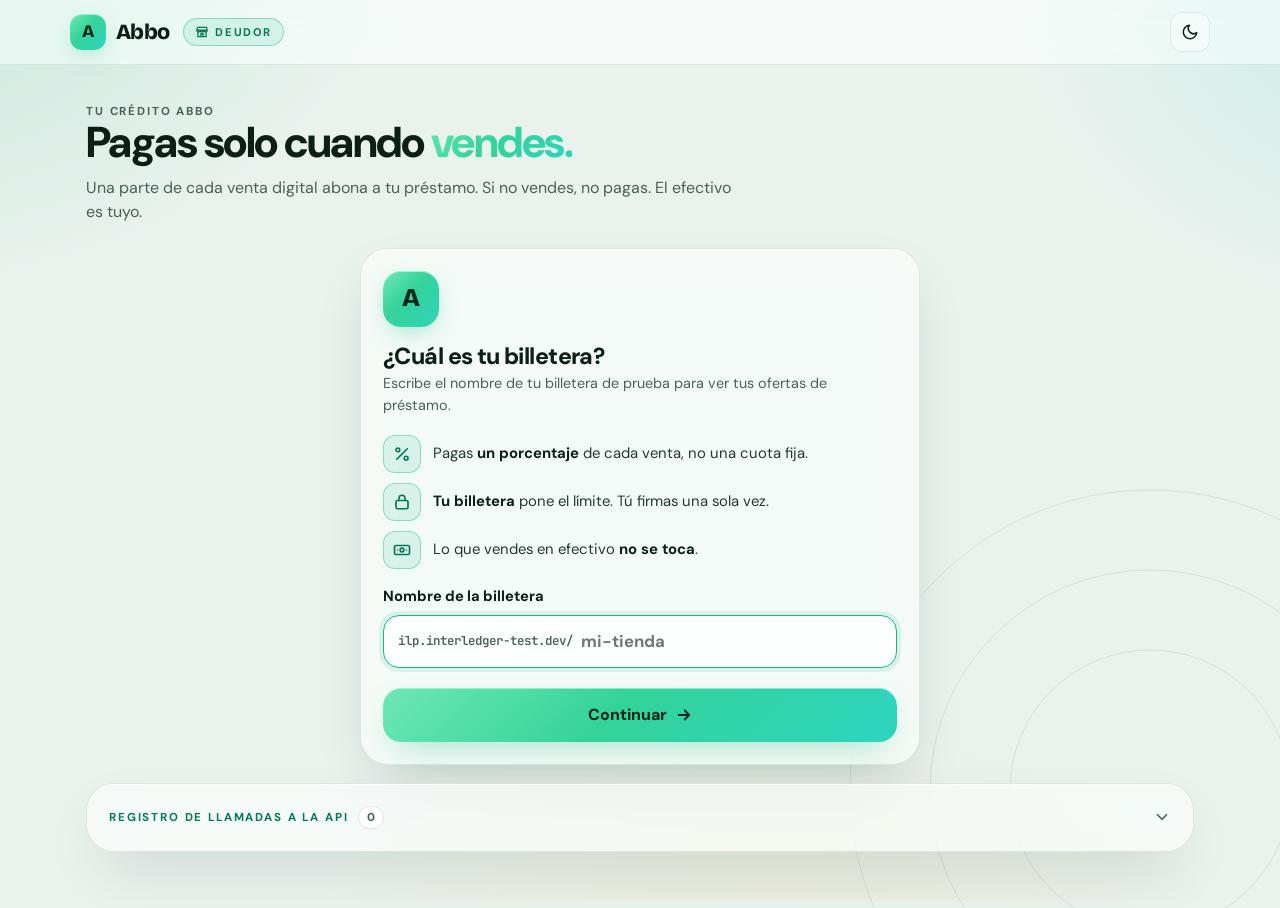
<file: demo/deudor.html>
<!doctype html>
<html lang="es">
<head>
<meta charset="utf-8">
<meta name="viewport" content="width=device-width, initial-scale=1, viewport-fit=cover">
<meta name="theme-color" content="#06120E">
<title>Abbo · Deudor</title>
<link rel="preconnect" href="https://fonts.googleapis.com">
<link rel="preconnect" href="https://fonts.gstatic.com" crossorigin>
<link rel="stylesheet" href="https://fonts.googleapis.com/css2?family=Bricolage+Grotesque:opsz,wght@12..96,800&family=DM+Sans:opsz,wght@9..40,400..800&family=JetBrains+Mono:wght@400;600&display=swap">
<link rel="stylesheet" href="abbo.css">
<script src="abbo.js"></script>
<style>
  .start { max-width: 560px; justify-self: center; width: 100%; grid-column: 1 / -1; }
  .start .mark { width: 56px; height: 56px; border-radius: 18px; font-size: 1.6rem; margin-bottom: 16px; }
  .waiting { text-align: center; padding: 20px 8px 12px; color: var(--muted); }
  .waiting b { display: block; color: var(--text); font-size: 1.2rem; font-weight: 800; letter-spacing: -.02em; margin-top: 6px; }
  .radar { width: 150px; height: 150px; display: block; margin: 0 auto 6px; }
  .radar circle { fill: none; stroke: var(--line-strong); stroke-width: 1.5; }
  .radar .pulse { stroke: var(--emerald); stroke-width: 2; transform-box: fill-box; transform-origin: center; animation: radar 2.6s ease-out infinite; }
  .radar .pulse.two { animation-delay: 1.3s; }
  .radar rect { fill: url(#ringGrad); }
  .radar text { fill: #03271C; font: 800 22px var(--font-brand); }
  @keyframes radar { from { transform: scale(.35); opacity: .9; } to { transform: scale(1); opacity: 0; } }
  .offer-total { display: flex; justify-content: space-between; align-items: baseline; gap: 10px; margin-top: 10px; padding-top: 10px; border-top: 1px dashed var(--ok-line); font-size: .9rem; color: var(--body); }
  .offer-total b { font-size: 1.05rem; color: var(--text); }
  .sim { border-radius: 20px; padding: 16px; margin: 0 0 16px; background: var(--glass-soft); border: 1px solid var(--line); }
  .sim .field { margin-bottom: 10px; }
  .sim .hint b { color: var(--text); }
</style>
</head>
<body>
<svg class="deco" viewBox="0 0 620 620" aria-hidden="true">
  <defs>
    <linearGradient id="decoGrad" x1="0" y1="0" x2="1" y2="1"><stop offset="0" stop-color="#6EE7B7"/><stop offset="1" stop-color="#2DD4BF"/></linearGradient>
    <linearGradient id="ringGrad" x1="0" y1="0" x2="1" y2="1"><stop offset="0" stop-color="#6EE7B7"/><stop offset="1" stop-color="#14B8A6"/></linearGradient>
  </defs>
  <circle cx="310" cy="310" r="300"/><circle cx="310" cy="310" r="220"/><circle cx="310" cy="310" r="140"/>
  <circle class="arc" cx="310" cy="310" r="220" stroke-dasharray="360 1100"/>
</svg>

<header class="topbar">
  <div class="logo"><span class="mark" aria-hidden="true">A</span>Abbo</div>
  <span class="role"><svg viewBox="0 0 24 24" fill="none" stroke="currentColor" stroke-width="2.2" stroke-linecap="round" stroke-linejoin="round" aria-hidden="true"><path d="M3 9l1.5-5h15L21 9M3 9h18M3 9a3 3 0 0 0 6 0 3 3 0 0 0 6 0 3 3 0 0 0 6 0M5 12v8h14v-8M10 20v-5h4v5"/></svg>Deudor</span>
  <span class="wallet" id="walletLabel" title="Tu billetera"></span>
  <span class="spacer"></span>
  <button class="icon-btn" id="themeBtn" type="button"></button>
  <button class="btn ghost small" id="changeWallet" type="button" hidden>Cambiar billetera</button>
</header>

<div class="page">
  <div class="hero-head">
    <p class="eyebrow">Tu crédito Abbo</p>
    <h1>Pagas solo cuando <span class="accent">vendes.</span></h1>
    <p>Una parte de cada venta digital abona a tu préstamo. Si no vendes, no pagas. El efectivo es tuyo.</p>
  </div>

  <main class="grid">
    <section class="card start" id="startCard" aria-labelledby="startTitle" hidden>
      <span class="mark" aria-hidden="true">A</span>
      <h1 id="startTitle">¿Cuál es tu billetera?</h1>
      <p class="sub">Escribe el nombre de tu billetera de prueba para ver tus ofertas de préstamo.</p>
      <ul class="facts">
        <li><span class="ico" aria-hidden="true"><svg viewBox="0 0 24 24" fill="none" stroke="currentColor" stroke-width="2.2" stroke-linecap="round" stroke-linejoin="round"><path d="M19 5L5 19"/><circle cx="6.5" cy="6.5" r="2.5"/><circle cx="17.5" cy="17.5" r="2.5"/></svg></span><span>Pagas <strong>un porcentaje</strong> de cada venta, no una cuota fija.</span></li>
        <li><span class="ico" aria-hidden="true"><svg viewBox="0 0 24 24" fill="none" stroke="currentColor" stroke-width="2.2" stroke-linecap="round" stroke-linejoin="round"><rect x="4" y="10" width="16" height="11" rx="2"/><path d="M8 10V7a4 4 0 0 1 8 0v3"/></svg></span><span><strong>Tu billetera</strong> pone el límite. Tú firmas una sola vez.</span></li>
        <li><span class="ico" aria-hidden="true"><svg viewBox="0 0 24 24" fill="none" stroke="currentColor" stroke-width="2.2" stroke-linecap="round" stroke-linejoin="round"><rect x="2" y="6" width="20" height="12" rx="2"/><circle cx="12" cy="12" r="2.5"/><path d="M6 12h.01M18 12h.01"/></svg></span><span>Lo que vendes en efectivo <strong>no se toca</strong>.</span></li>
      </ul>
      <form id="walletForm" novalidate>
        <div class="field">
          <label for="walletName">Nombre de la billetera</label>
          <div class="input-wrap"><span class="pre">ilp.interledger-test.dev/</span><input id="walletName" type="text" autocomplete="off" autocapitalize="none" spellcheck="false" placeholder="mi-tienda" required></div>
        </div>
        <div class="notice error" id="walletError" hidden></div>
        <button class="btn" type="submit">Continuar
          <svg viewBox="0 0 24 24" fill="none" stroke="currentColor" stroke-width="2.4" stroke-linecap="round" stroke-linejoin="round" aria-hidden="true"><path d="M5 12h14M13 6l6 6-6 6"/></svg>
        </button>
      </form>
    </section>

    <section class="card" id="offerCard" aria-labelledby="offerTitle">
      <div class="card-head"><h1 id="offerTitle">Oferta de préstamo</h1></div>
      <div class="notice error" id="fileWarning" hidden style="margin-top:14px">Abre esta página desde el servidor (por ejemplo <code>http://localhost:8000/demo/deudor.html</code>). Abierta como archivo no puede llamar a la API.</div>

      <div class="waiting" id="waiting">
        <svg class="radar" viewBox="0 0 150 150" aria-hidden="true">
          <circle cx="75" cy="75" r="72"/><circle cx="75" cy="75" r="50"/>
          <circle class="pulse" cx="75" cy="75" r="72"/><circle class="pulse two" cx="75" cy="75" r="72"/>
          <rect x="55" y="55" width="40" height="40" rx="13"/><text x="75" y="83" text-anchor="middle">A</text>
        </svg>
        <b>Esperando condiciones</b>
        <p>Cuando el prestador envíe un préstamo, aparecerá aquí.</p>
      </div>

      <div id="offer" hidden>
        <p class="sub">Revisa las condiciones antes de responder.</p>
        <div class="hero-box">
          <div class="label">Te prestan</div>
          <div class="big num" id="tPrincipal"></div>
          <div class="offer-total"><span>Total a pagar</span><b class="num" id="tTotal"></b></div>
        </div>
        <ul class="facts">
          <li><span class="ico" aria-hidden="true"><svg viewBox="0 0 24 24" fill="none" stroke="currentColor" stroke-width="2.2" stroke-linecap="round" stroke-linejoin="round"><path d="M19 5L5 19"/><circle cx="6.5" cy="6.5" r="2.5"/><circle cx="17.5" cy="17.5" r="2.5"/></svg></span><span>Pagas el <strong id="tSale"></strong> de cada venta digital.</span></li>
          <li><span class="ico" aria-hidden="true"><svg viewBox="0 0 24 24" fill="none" stroke="currentColor" stroke-width="2.2" stroke-linecap="round" stroke-linejoin="round"><path d="M20 16.6A5 5 0 0 0 18 7h-1.3A8 8 0 1 0 4 15.3"/><path d="M8 19v2M12 17v2M16 19v2"/></svg></span><span>Si un día no vendes, ese día <strong>no pagas</strong>.</span></li>
          <li><span class="ico" aria-hidden="true"><svg viewBox="0 0 24 24" fill="none" stroke="currentColor" stroke-width="2.2" stroke-linecap="round" stroke-linejoin="round"><path d="M3 17l6-6 4 4 8-8"/><path d="M14 7h7v7"/></svg></span><span>Interés de <strong id="tRate"></strong>, una sola vez sobre lo prestado.</span></li>
          <li><span class="ico" aria-hidden="true"><svg viewBox="0 0 24 24" fill="none" stroke="currentColor" stroke-width="2.2" stroke-linecap="round" stroke-linejoin="round"><rect x="3" y="5" width="18" height="16" rx="2"/><path d="M16 3v4M8 3v4M3 11h18"/></svg></span><span>Plazo de <strong id="tTerm"></strong>.</span></li>
          <li><span class="ico" aria-hidden="true"><svg viewBox="0 0 24 24" fill="none" stroke="currentColor" stroke-width="2.2" stroke-linecap="round" stroke-linejoin="round"><rect x="4" y="10" width="16" height="11" rx="2"/><path d="M8 10V7a4 4 0 0 1 8 0v3"/></svg></span><span>Nunca te cobran más de <strong id="tCap"></strong>. Pasado el tope, cada peso es tuyo.</span></li>
        </ul>

        <div class="sim" id="sim">
          <div class="field">
            <div class="field-head">
              <label for="simSale">Prueba: ¿cuánto vendes hoy?</label>
              <p class="hint"><b id="simSaleLabel">$45.000</b></p>
            </div>
            <input class="slider" id="simSale" type="range" min="5000" max="200000" step="5000" value="45000" aria-describedby="simRule">
          </div>
          <div class="rule" id="simRule" aria-live="polite">
            <div class="tile"><small>Vendes</small><b id="simSaleOut">—</b></div>
            <span class="arrow" aria-hidden="true"><svg viewBox="0 0 24 24" fill="none" stroke="currentColor" stroke-width="2.4" stroke-linecap="round" stroke-linejoin="round"><path d="M5 12h14M13 6l6 6-6 6"/></svg></span>
            <div class="tile"><small id="simPctLabel">Abonas</small><b id="simCutOut">—</b></div>
            <span class="arrow" aria-hidden="true"><svg viewBox="0 0 24 24" fill="none" stroke="currentColor" stroke-width="2.4" stroke-linecap="round" stroke-linejoin="round"><path d="M5 12h14M13 6l6 6-6 6"/></svg></span>
            <div class="tile accent"><small>Te quedan</small><b id="simKeepOut">—</b></div>
          </div>
        </div>

        <div class="consent" id="offerHint">
          <div class="consent-head">
            <svg viewBox="0 0 24 24" fill="none" stroke="currentColor" stroke-width="2.2" stroke-linecap="round" stroke-linejoin="round" aria-hidden="true"><rect x="4" y="10" width="16" height="11" rx="2"/><path d="M8 10V7a4 4 0 0 1 8 0v3"/></svg>
            <div><b>Tu billetera</b><small>Si apruebas, te pedirá 2 permisos</small></div>
          </div>
          <div class="consent-body">
            <div class="perm"><b>1 · Cobrar hasta <span id="permCap"></span></b>Nunca más de lo que debes. El permiso termina con el plazo.</div>
            <div class="perm"><b>2 · Leer tus ventas</b>Para calcular el abono de cada venta digital.</div>
          </div>
          <div class="consent-foot">Cada cobro queda en tu billetera con su recibo.</div>
        </div>
        <div class="notice error" id="offerError" hidden></div>
        <div class="row" id="offerActions">
          <button class="btn ghost" id="rejectBtn" type="button">Rechazar</button>
          <button class="btn" id="approveBtn" type="button">Aprobar</button>
        </div>
        <div class="notice" id="offerResult" hidden></div>
      </div>
    </section>

    <section class="card" id="statusCard" aria-labelledby="statusTitle">
      <div class="card-head">
        <h1 id="statusTitle">Estado de tu préstamo</h1>
        <span class="spacer"></span>
        <span class="pill idle" id="loanPill">Sin préstamo</span>
      </div>
      <p class="sub" id="loanIdLabel">Sin préstamo todavía.</p>
      <ol class="tracker" id="tracker" aria-label="Avance del préstamo"></ol>
      <div class="ring-wrap" style="margin-bottom:12px">
        <svg class="ring" id="paidRing" viewBox="0 0 124 124" role="img" aria-label="Pagado 0 %">
          <circle class="bg" cx="62" cy="62" r="50"/>
          <circle class="fg" cx="62" cy="62" r="50" stroke-dasharray="314.2" stroke-dashoffset="314.2"/>
          <text class="rv" x="62" y="66" text-anchor="middle" font-size="24">0%</text>
          <text class="rl" x="62" y="84" text-anchor="middle" font-size="11">pagado</text>
        </svg>
        <div>
          <div class="eyebrow">Te falta pagar</div>
          <div class="big num" id="sBalance">—</div>
        </div>
      </div>
      <dl>
        <div class="kv"><dt>Permiso de cobro</dt><dd id="sGrant">—</dd></div>
        <div class="kv"><dt>Desembolso recibido</dt><dd id="sDisbursed">—</dd></div>
      </dl>
      <div class="hero-box" id="weekBox" hidden style="margin-top:16px">
        <div class="label">Abonado esta semana</div>
        <div class="big num" id="sWeek">—</div>
        <div class="detail" id="sWeekDetail"></div>
      </div>
      <div id="collectionsBox" hidden>
        <h2>Cobros realizados</h2>
        <ul class="collections" id="collections"></ul>
        <div class="poll" id="pollLabel" aria-live="polite"></div>
      </div>
    </section>

    <details class="card full logcard" id="logCard">
      <summary>
        <h2 id="logTitle">Registro de llamadas a la API</h2>
        <span class="count" id="logCount">0</span>
        <span class="spacer"></span>
        <svg class="chev" viewBox="0 0 24 24" fill="none" stroke="currentColor" stroke-width="2.2" stroke-linecap="round" stroke-linejoin="round" aria-hidden="true"><path d="M6 9l6 6 6-6"/></svg>
      </summary>
      <div class="log-tools"><button class="btn ghost small" id="clearLog" type="button">Limpiar registro</button></div>
      <div class="log-wrap">
        <table class="log" aria-labelledby="logTitle">
          <tbody id="logBody"><tr><td class="empty">Sin llamadas todavía.</td></tr></tbody>
        </table>
      </div>
    </details>
  </main>
</div>

<script>
// ---------- Configuración ----------
const API_BASE = '';  // misma URL que esta página (FastAPI sirve /demo). Cámbiala si la API vive en otro sitio.
const WALLET_BASE = 'https://ilp.interledger-test.dev/';
// Acepta el nombre o la dirección completa pegada: «tienda» o «https://ilp.interledger-test.dev/tienda»
const walletName = (text) => text.trim().replace(/^https?:\/\/ilp\.interledger-test\.dev\//i, '').replace(/\/+$/, '');
const VALID_WALLET_NAME = /^[a-z0-9][a-z0-9._-]*$/i;
const WALLET_KEY = 'abbo:deudor:wallet';  // solo recuerda la billetera en este navegador
const LOG_KEY = 'abbo:log:deudor';
const POLL_MS = 3000;          // esperando ofertas
const POLL_LOAN_MS = 10000;    // préstamo desembolsado
const ASSET_SCALE = 2;         // COP en las billeteras de prueba
const MINUTES_PER_DAY = 1440;
// El prestador fija un tope semanal; los préstamos viejos tienen un solo periodo que cubre todo el plazo
const capText = (loan) => `${money(loan.weekly_cap)} ${loan.period_minutes === 7 * MINUTES_PER_DAY ? 'por semana' : 'en total'}`;

const $ = (s) => document.querySelector(s);
const money = (minor) => new Intl.NumberFormat('es-CO', { style: 'currency', currency: 'COP', maximumFractionDigits: 2 })
  .format(Number(minor) / 10 ** ASSET_SCALE);
const when = (iso) => new Date(iso).toLocaleString('es-CO', { dateStyle: 'medium', timeStyle: 'short' });

// ---------- Estado (del servidor) ----------
const UI_STATUS = {
  offered: 'enviado', rejected: 'rechazado', waiting_approval: 'esperando_permiso', grant_rejected: 'permiso_rechazado',
  active: 'permiso_aprobado', disbursing: 'desembolsando', disburse_rejected: 'desembolso_rechazado',
  disbursed: 'desembolsado', paid_off: 'pagado',
};
function fromLoan(loan) {
  const principalMinor = Number(loan.principal), totalMinor = Number(loan.debt);
  return {
    loanId: loan.loan_id, loan, status: UI_STATUS[loan.status],
    terms: {
      principalMinor, totalMinor, salePct: loan.repayment_rate_percent,
      ratePct: Math.round((totalMinor / principalMinor - 1) * 1000) / 10,
      termDays: loan.term_minutes / MINUTES_PER_DAY,
    },
  };
}
let borrowerWallet = null;  // la elige el deudor al entrar
let state = null;   // el préstamo más reciente de este deudor, según el servidor
let busy = '';      // mensaje mientras esta página espera una respuesta

// ---------- Registro de llamadas ----------
function readLog() { try { return JSON.parse(localStorage.getItem(LOG_KEY)) || []; } catch (e) { return []; } }
function addLog(entry) {
  const log = [entry, ...readLog()].slice(0, 80);
  try { localStorage.setItem(LOG_KEY, JSON.stringify(log)); } catch (e) {}
  renderLog();
}
function summarize(data) {
  if (data == null) return '(sin cuerpo)';
  const text = typeof data === 'string' ? data : JSON.stringify(data);
  return text.length > 260 ? text.slice(0, 260) + '…' : text;
}
// shouldLog: las consultas periódicas solo se registran cuando algo cambió
async function api(method, path, body, shouldLog = () => true) {
  const started = new Date();
  let res, data;
  try {
    res = await fetch(API_BASE + path, {
      method,
      headers: { 'Content-Type': 'application/json', 'ngrok-skip-browser-warning': '1' },
      body: body ? JSON.stringify(body) : undefined,
    });
    data = await res.json().catch(() => null);
  } catch (err) {
    addLog({ at: started.toISOString(), ep: `${method} ${path}`, code: 'RED', ok: false, sum: String(err) });
    throw new Error('No se pudo conectar con la API.');
  }
  if (!res.ok || shouldLog(data)) addLog({ at: started.toISOString(), ep: `${method} ${path}`, code: res.status, ok: res.ok, sum: summarize(data) });
  if (!res.ok) throw new Error(typeof data?.detail === 'string' ? data.detail : `Error ${res.status}`);
  return data;
}

// ---------- Flujo ----------
let offerError = '';

async function approve() {
  if (state?.status !== 'enviado') return;
  offerError = '';
  busy = 'Creando el préstamo…';
  render();
  try {
    const r = await api('POST', `/loans/${encodeURIComponent(state.loanId)}/accept`, {
      borrower_return_url: location.origin + location.pathname,
    });
    busy = 'Redirigiendo a tu billetera para autorizar los permisos…';
    render();
    location.href = r.approve_url;  // la billetera vuelve a esta página con el resultado
  } catch (err) {
    busy = '';
    offerError = `No se pudo crear el préstamo: ${err.message}`;
    render();
  }
}

async function reject() {
  if (state?.status !== 'enviado') return;
  try { state = fromLoan(await api('POST', `/loans/${encodeURIComponent(state.loanId)}/reject`)); }
  catch (err) { offerError = `No se pudo rechazar: ${err.message}`; }
  render();
}

// Solo lectura: el prestador es quien cobra (sync-sales); aquí solo se consulta el préstamo
let pollTimer = null;
async function poll() {
  const wallet = borrowerWallet;
  if (!wallet) return;
  const prev = state?.loan;
  try {
    const mine = await api('GET', `/loans?borrower_wallet=${encodeURIComponent(wallet)}`, null, (list) => {
      const l = list.at(-1);
      return l?.loan_id !== prev?.loan_id || l?.status !== prev?.status || l?.balance !== prev?.balance;
    });
    if (wallet !== borrowerWallet) return;  // cambió de billetera mientras esperaba la respuesta
    const latest = mine.at(-1);
    if (latest?.loan_id !== prev?.loan_id) offerError = '';
    state = latest ? fromLoan(latest) : null;
    $('#pollLabel').textContent = `Actualizado a las ${new Date().toLocaleTimeString('es-CO')}`;
  } catch (err) {
    $('#pollLabel').textContent = `No se pudo actualizar: ${err.message}`;
  }
  render();
  pollTimer = setTimeout(poll, state?.status === 'desembolsado' ? POLL_LOAN_MS : POLL_MS);
}

// Vuelta desde la billetera del deudor: el estado ya lo tiene el servidor, solo se limpia la URL
function handleReturn() {
  if (new URLSearchParams(location.search).get('event')) history.replaceState(null, '', location.pathname);
}

// ---------- Billetera ----------
function setWallet(name) {
  borrowerWallet = name ? WALLET_BASE + name : null;
  try { name ? localStorage.setItem(WALLET_KEY, name) : localStorage.removeItem(WALLET_KEY); } catch (e) {}
  clearTimeout(pollTimer); pollTimer = null;
  state = null; offerError = ''; busy = '';
  $('#walletLabel').textContent = borrowerWallet || '';
  $('#changeWallet').hidden = !name;
  $('#startCard').hidden = !!name;
  $('#offerCard').hidden = !name;
  $('#statusCard').hidden = !name;
  render();
  if (name) poll();
  else $('#walletName').focus();
}
function savedWallet() {
  // ?wallet=nombre en la URL tiene prioridad (útil para compartir el enlace del deudor)
  const fromUrl = new URLSearchParams(location.search).get('wallet');
  if (fromUrl) return walletName(fromUrl);
  try { return localStorage.getItem(WALLET_KEY); } catch (e) { return null; }
}

// ---------- Vista (solo presentación) ----------
let simPct = 0;  // porcentaje de la oferta, para el simulador de ventas
function renderSim() {
  const sale = Number($('#simSale').value);
  const cut = Math.floor(sale * simPct / 100);
  $('#simSaleLabel').textContent = money(sale * 10 ** ASSET_SCALE);
  $('#simSaleOut').textContent = money(sale * 10 ** ASSET_SCALE);
  $('#simPctLabel').textContent = `Abonas (${simPct} %)`;
  $('#simCutOut').textContent = money(cut * 10 ** ASSET_SCALE);
  $('#simKeepOut').textContent = money((sale - cut) * 10 ** ASSET_SCALE);
  AbboUI.fill($('#simSale'));
}
const TRACK = ['Oferta', 'Permisos', 'Dinero', 'Pagando'];
const TRACK_AT = {
  enviado: { done: 0 }, rechazado: { done: 0, failed: 0 },
  esperando_permiso: { done: 1 }, permiso_rechazado: { done: 1, failed: 1 },
  permiso_aprobado: { done: 2 }, desembolsando: { done: 2 }, desembolso_rechazado: { done: 2 },
  desembolsado: { done: 3 }, pagado: { done: 4 },
};
const PILL = {
  enviado: ['wait', 'Oferta nueva'], rechazado: ['bad', 'Rechazada'],
  esperando_permiso: ['wait', 'En tu billetera'], permiso_rechazado: ['bad', 'Permiso rechazado'],
  permiso_aprobado: ['wait', 'Esperando el dinero'], desembolsando: ['wait', 'Enviando el dinero'],
  desembolso_rechazado: ['wait', 'Dinero pendiente'], desembolsado: ['live', 'Pagando con ventas'], pagado: ['', 'Pagado'],
};
function renderProgress(s) {
  const [tone, text] = s ? PILL[s.status] || ['idle', '—'] : ['idle', 'Sin préstamo'];
  $('#loanPill').className = 'pill ' + tone;
  $('#loanPill').textContent = text;
  const prog = s ? TRACK_AT[s.status] || { done: 0 } : { done: -1 };
  const tracker = $('#tracker');
  tracker.innerHTML = '';
  TRACK.forEach((label, i) => {
    const li = document.createElement('li');
    li.className = prog.failed === i ? 'failed' : i < prog.done ? 'done' : i === prog.done ? 'current' : '';
    li.textContent = label;
    tracker.appendChild(li);
  });
  const loan = s?.loan;
  const paying = loan && ['desembolsado', 'pagado'].includes(s.status) && Number(loan.debt) > 0;
  AbboUI.ring($('#paidRing'), paying ? ((Number(loan.debt) - Number(loan.balance)) / Number(loan.debt)) * 100 : 0);
}

// ---------- Pintar ----------
function weekStart() {
  const d = new Date();
  d.setHours(0, 0, 0, 0);
  d.setDate(d.getDate() - ((d.getDay() + 6) % 7));  // lunes
  return d;
}
function render() {
  const s = state;
  const hasOffer = !!s;
  renderProgress(s);
  $('#waiting').hidden = hasOffer;
  $('#offer').hidden = !hasOffer;
  if (!hasOffer) {
    $('#loanIdLabel').textContent = 'Sin préstamo todavía.';
    for (const id of ['sGrant', 'sDisbursed', 'sBalance']) $('#' + id).textContent = '—';
    $('#weekBox').hidden = true; $('#collectionsBox').hidden = true;
    return;
  }
  const t = s.terms;
  $('#tPrincipal').textContent = money(t.principalMinor);
  $('#tRate').textContent = t.ratePct + ' %';
  $('#tTotal').textContent = money(t.totalMinor);
  $('#tSale').textContent = t.salePct + ' %';
  $('#tTerm').textContent = t.termDays + (t.termDays === 1 ? ' día' : ' días');
  $('#tCap').textContent = capText(s.loan);
  $('#permCap').textContent = capText(s.loan);
  simPct = t.salePct;
  renderSim();

  const pending = s.status === 'enviado' && !busy;
  $('#offerActions').hidden = !pending;
  $('#offerHint').hidden = !pending;
  $('#sim').hidden = !pending;
  $('#offerError').hidden = !offerError;
  $('#offerError').textContent = offerError;
  const result = $('#offerResult');
  const RESULTS = {
    rechazado: ['error', 'Rechazaste la oferta. Se le avisó al prestador.'],
    esperando_permiso: ['info', 'Autoriza los permisos en tu billetera. Si cerraste esa página, vuelve a aprobar.'],
    permiso_rechazado: ['error', 'No autorizaste los permisos en tu billetera. El préstamo no se desembolsa.'],
    permiso_aprobado: ['ok', 'Aprobaste la oferta y los permisos. Esperando que el prestador envíe el dinero.'],
    desembolsando: ['ok', 'El prestador está autorizando el envío del dinero.'],
    desembolso_rechazado: ['info', 'El prestador todavía no envía el dinero.'],
    desembolsado: ['ok', 'Recibiste el dinero. Cada venta paga una parte del préstamo.'],
    pagado: ['ok', 'Pagaste el préstamo por completo.'],
  };
  const r = busy ? ['info', busy] : RESULTS[s.status];
  result.hidden = !r;
  if (r) { result.className = 'notice ' + r[0]; result.textContent = r[1]; }
  // Si el deudor cerró la billetera sin responder, puede pedir un enlace nuevo
  if (s.status === 'esperando_permiso' && !busy) { $('#offerActions').hidden = false; $('#rejectBtn').hidden = true; }
  else $('#rejectBtn').hidden = false;

  $('#loanIdLabel').textContent = `Préstamo ${s.loanId}`;
  const GRANT = {
    enviado: 'Pendiente', rechazado: 'No aplica', esperando_permiso: 'En tu billetera…',
    permiso_rechazado: 'Rechazado', permiso_aprobado: 'Aprobado', desembolsando: 'Aprobado',
    desembolso_rechazado: 'Aprobado', desembolsado: 'Aprobado', pagado: 'Finalizado',
  };
  const loan = s.loan;
  const cap = loan.weekly_cap ? ` · hasta ${capText(loan)}` : '';
  $('#sGrant').textContent = (GRANT[s.status] || '—') + (['permiso_aprobado', 'desembolsando', 'desembolso_rechazado', 'desembolsado'].includes(s.status) ? cap : '');

  const disbursed = ['desembolsado', 'pagado'].includes(s.status);
  $('#sDisbursed').textContent = disbursed
    ? `${money(loan.principal)}${loan.disbursed_at ? ' · ' + when(loan.disbursed_at) : ''}`
    : 'Todavía no';
  $('#sBalance').textContent = money(loan.balance);

  $('#weekBox').hidden = !disbursed;
  $('#collectionsBox').hidden = !disbursed;
  if (!disbursed) return;
  const reps = loan.repayments || [];
  const since = weekStart();
  const thisWeek = reps.filter((x) => new Date(x.paid_at) >= since);
  $('#sWeek').textContent = money(thisWeek.reduce((sum, x) => sum + Number(x.deduction), 0));
  $('#sWeekDetail').textContent = `${thisWeek.length} ${thisWeek.length === 1 ? 'cobro' : 'cobros'} desde el lunes ${since.toLocaleDateString('es-CO', { day: 'numeric', month: 'long' })}.`;
  const list = $('#collections');
  list.innerHTML = '';
  if (!reps.length) list.innerHTML = '<li class="empty">Aún no hay cobros. Se hacen solos cuando recibes una venta.</li>';
  for (const x of [...reps].reverse()) {
    const li = document.createElement('li');
    li.innerHTML = '<span></span><span class="amt out"></span>';
    li.children[0].textContent = when(x.paid_at);
    li.children[1].textContent = '− ' + money(x.deduction);
    list.appendChild(li);
  }
}
function renderLog() {
  const body = $('#logBody');
  const log = readLog();
  $('#logCount').textContent = log.length;
  body.innerHTML = '';
  if (!log.length) { body.innerHTML = '<tr><td class="empty">Sin llamadas todavía.</td></tr>'; return; }
  for (const e of log) {
    const tr = document.createElement('tr');
    tr.innerHTML = '<td class="time"></td><td class="ep"></td><td class="code"></td><td class="sum"></td>';
    tr.children[0].textContent = new Date(e.at).toLocaleTimeString('es-CO');
    tr.children[1].textContent = e.ep;
    tr.children[2].textContent = e.code;
    tr.children[2].classList.add(e.ok ? 'ok' : 'bad');
    tr.children[3].textContent = e.sum;
    body.appendChild(tr);
  }
}

// ---------- Eventos ----------
$('#walletForm').addEventListener('submit', (ev) => {
  ev.preventDefault();
  const name = walletName($('#walletName').value);
  const error = VALID_WALLET_NAME.test(name) ? '' : 'Escribe el nombre de tu billetera: letras, números, puntos, guiones o guiones bajos.';
  $('#walletError').hidden = !error;
  $('#walletError').textContent = error;
  if (!error) setWallet(name);
});
$('#changeWallet').addEventListener('click', () => { $('#walletName').value = ''; setWallet(null); });
$('#fileWarning').hidden = location.protocol.startsWith('http');
$('#approveBtn').addEventListener('click', approve);
$('#rejectBtn').addEventListener('click', reject);
$('#clearLog').addEventListener('click', () => { localStorage.removeItem(LOG_KEY); renderLog(); });

// Controles visuales: tema, simulador de ventas y registro plegable
AbboUI.themeToggle($('#themeBtn'));
$('#simSale').addEventListener('input', renderSim);
try { $('#logCard').open = localStorage.getItem('abbo:logOpen') === '1'; } catch (e) {}
$('#logCard').addEventListener('toggle', () => { try { localStorage.setItem('abbo:logOpen', $('#logCard').open ? '1' : '0'); } catch (e) {} });

renderLog();
const startWallet = savedWallet();
handleReturn();
setWallet(startWallet && VALID_WALLET_NAME.test(startWallet) ? startWallet : null);
</script>
</body>
</html>
</file>
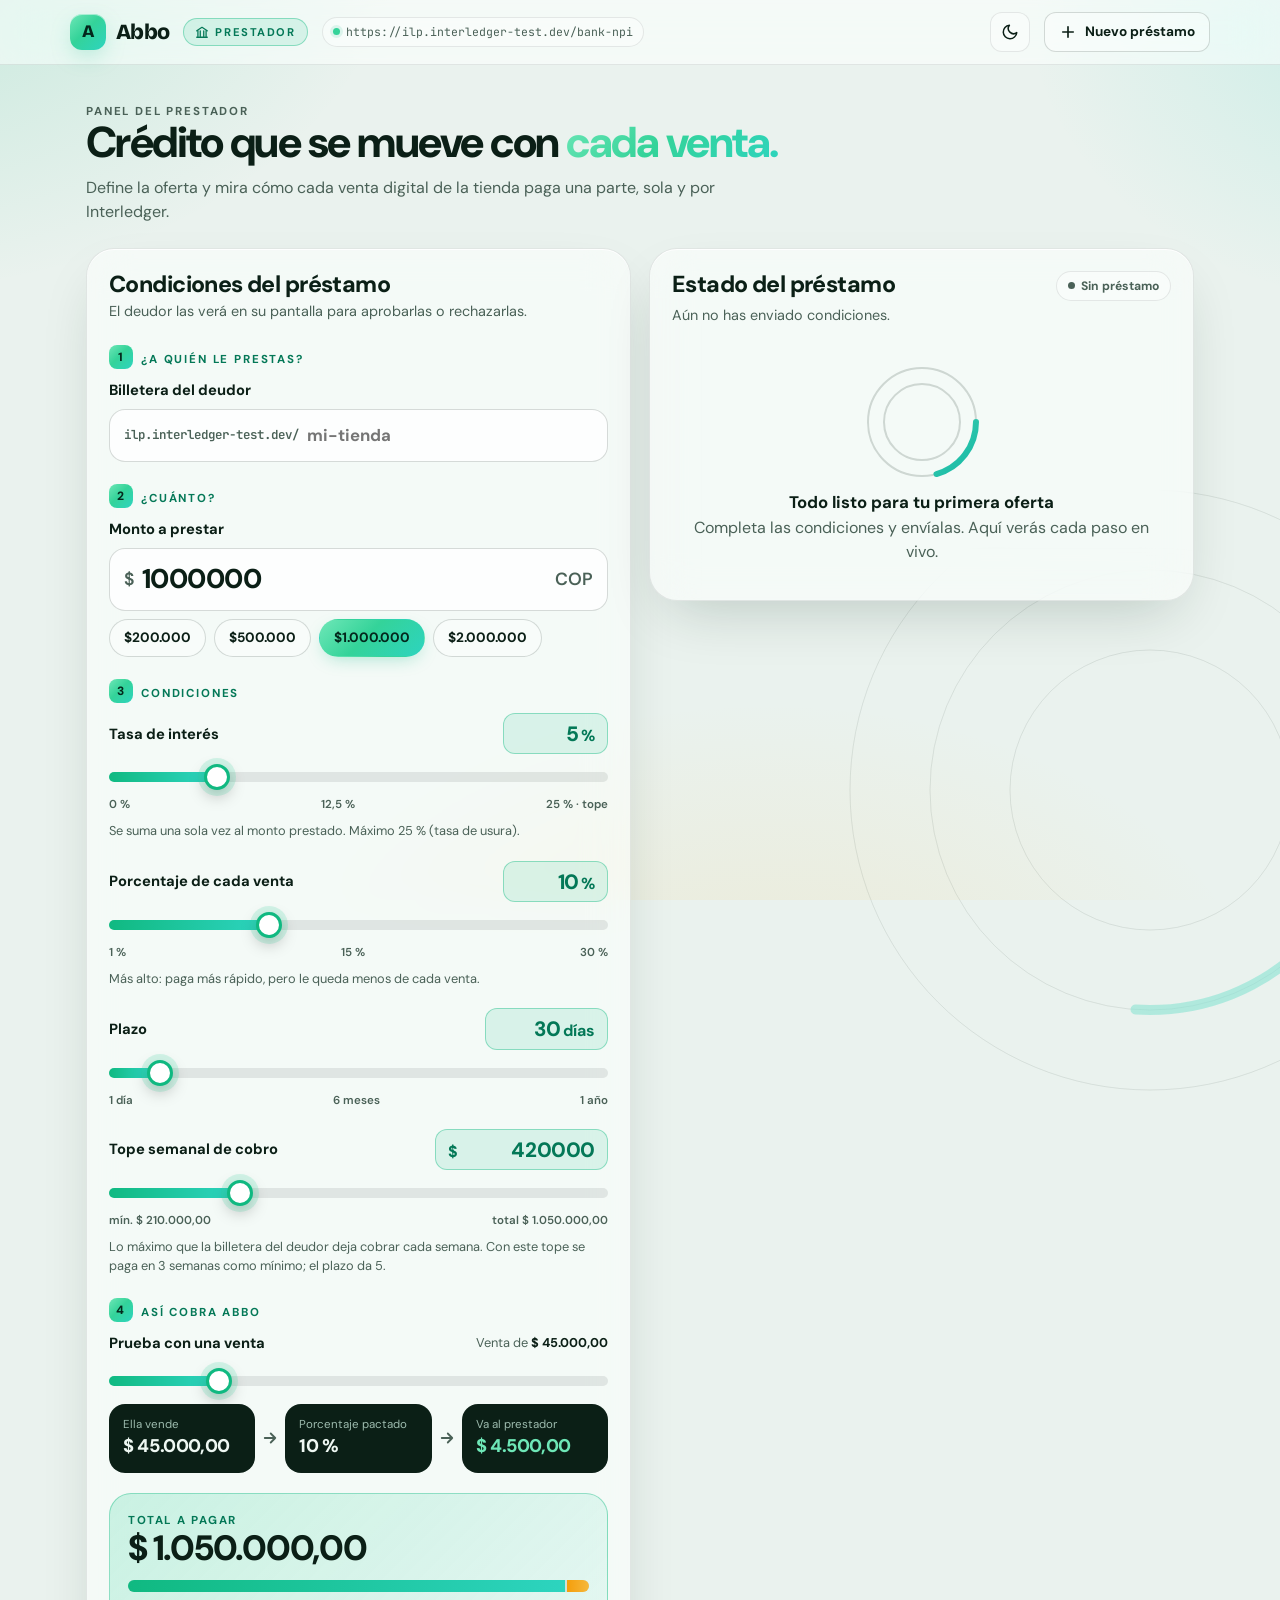
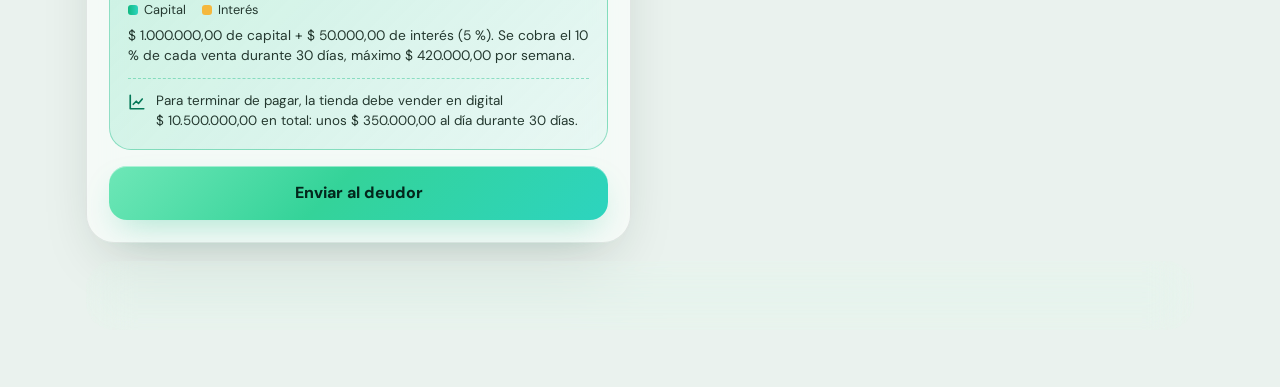
<file: demo/prestador.html>
<!doctype html>
<html lang="es">
<head>
<meta charset="utf-8">
<meta name="viewport" content="width=device-width, initial-scale=1, viewport-fit=cover">
<meta name="theme-color" content="#06120E">
<title>Abbo · Prestador</title>
<link rel="preconnect" href="https://fonts.googleapis.com">
<link rel="preconnect" href="https://fonts.gstatic.com" crossorigin>
<link rel="stylesheet" href="https://fonts.googleapis.com/css2?family=Bricolage+Grotesque:opsz,wght@12..96,800&family=DM+Sans:opsz,wght@9..40,400..800&family=JetBrains+Mono:wght@400;600&display=swap">
<link rel="stylesheet" href="abbo.css">
<script src="abbo.js"></script>
<style>
  .status-card { position: sticky; top: 84px; }
  .status-empty { text-align: center; padding: 18px 8px 8px; color: var(--muted); }
  .status-empty svg { width: 120px; height: 120px; margin: 0 auto 8px; display: block; }
  .status-empty svg circle { fill: none; stroke: var(--line-strong); stroke-width: 2; }
  .status-empty svg .arc { stroke: url(#ringGrad); stroke-width: 6; stroke-linecap: round; transform-origin: 60px 60px; animation: spin 6s linear infinite; }
  .status-empty b { display: block; color: var(--text); font-size: 1.05rem; }
  .needed { display: flex; gap: 10px; align-items: flex-start; margin-top: 12px; padding-top: 12px; border-top: 1px dashed var(--ok-line); font-size: .84rem; color: var(--body); }
  .needed svg { width: 18px; height: 18px; flex: none; color: var(--brand); margin-top: 2px; }
  .example-head { display: flex; align-items: center; justify-content: space-between; gap: 10px; margin-bottom: 4px; }
  .example-head .hint b { color: var(--text); }
  .val.money input { width: 9ch; }
  #capHint.bad { color: var(--bad-ink); font-weight: 700; }
  @media (max-width: 940px) { .status-card { position: relative; top: 0; } }
</style>
</head>
<body>
<svg class="deco" viewBox="0 0 620 620" aria-hidden="true">
  <defs>
    <linearGradient id="decoGrad" x1="0" y1="0" x2="1" y2="1"><stop offset="0" stop-color="#6EE7B7"/><stop offset="1" stop-color="#2DD4BF"/></linearGradient>
    <linearGradient id="ringGrad" x1="0" y1="0" x2="1" y2="1"><stop offset="0" stop-color="#6EE7B7"/><stop offset="1" stop-color="#14B8A6"/></linearGradient>
  </defs>
  <circle cx="310" cy="310" r="300"/><circle cx="310" cy="310" r="220"/><circle cx="310" cy="310" r="140"/>
  <circle class="arc" cx="310" cy="310" r="220" stroke-dasharray="360 1100"/>
</svg>

<header class="topbar">
  <div class="logo"><span class="mark" aria-hidden="true">A</span>Abbo</div>
  <span class="role"><svg viewBox="0 0 24 24" fill="none" stroke="currentColor" stroke-width="2.2" stroke-linecap="round" stroke-linejoin="round" aria-hidden="true"><path d="M3 10l9-6 9 6M5 10v9M19 10v9M9 10v9M15 10v9M3 21h18"/></svg>Prestador</span>
  <span class="wallet" id="walletLabel" title="Billetera del prestador"></span>
  <span class="spacer"></span>
  <button class="icon-btn" id="themeBtn" type="button"></button>
  <button class="btn ghost small" id="resetBtn" type="button">
    <svg viewBox="0 0 24 24" fill="none" stroke="currentColor" stroke-width="2.2" stroke-linecap="round" aria-hidden="true"><path d="M12 5v14M5 12h14"/></svg>Nuevo préstamo
  </button>
</header>

<div class="page">
  <div class="hero-head">
    <p class="eyebrow">Panel del prestador</p>
    <h1>Crédito que se mueve con <span class="accent">cada venta.</span></h1>
    <p>Define la oferta y mira cómo cada venta digital de la tienda paga una parte, sola y por Interledger.</p>
  </div>

  <main class="grid">
    <section class="card" aria-labelledby="formTitle">
      <div class="card-head"><h1 id="formTitle">Condiciones del préstamo</h1></div>
      <p class="sub">El deudor las verá en su pantalla para aprobarlas o rechazarlas.</p>
      <div class="notice error" id="fileWarning" hidden>Abre esta página desde el servidor (por ejemplo <code>http://localhost:8000/demo/prestador.html</code>). Abierta como archivo no puede llamar a la API.</div>

      <form id="termsForm" novalidate>
        <h2><span class="badge-num">1</span>¿A quién le prestas?</h2>
        <div class="field">
          <label for="borrowerName">Billetera del deudor</label>
          <div class="input-wrap"><span class="pre">ilp.interledger-test.dev/</span><input id="borrowerName" name="borrowerName" type="text" autocomplete="off" autocapitalize="none" spellcheck="false" placeholder="mi-tienda" required></div>
        </div>

        <h2><span class="badge-num">2</span>¿Cuánto?</h2>
        <div class="field">
          <label for="principal">Monto a prestar</label>
          <div class="input-wrap xl"><span>$</span><input id="principal" name="principal" type="number" inputmode="decimal" min="1" step="1" value="1000000" required><span>COP</span></div>
          <div class="chips" role="group" aria-label="Montos rápidos">
            <button type="button" class="chip" data-amount="200000">$200.000</button>
            <button type="button" class="chip" data-amount="500000">$500.000</button>
            <button type="button" class="chip" data-amount="1000000">$1.000.000</button>
            <button type="button" class="chip" data-amount="2000000">$2.000.000</button>
          </div>
        </div>

        <h2><span class="badge-num">3</span>Condiciones</h2>
        <div class="field">
          <div class="field-head">
            <label for="rate">Tasa de interés</label>
            <span class="val"><input id="rate" name="rate" type="number" inputmode="decimal" min="0" max="25" step="0.1" value="5" required aria-describedby="rateHint"><span>%</span></span>
          </div>
          <input class="slider" id="rateRange" type="range" min="0" max="25" step="0.5" value="5" aria-label="Tasa de interés" aria-describedby="rateHint">
          <div class="ticks" aria-hidden="true"><span>0 %</span><span>12,5 %</span><span>25 % · tope</span></div>
          <p class="hint" id="rateHint">Se suma una sola vez al monto prestado. Máximo 25 % (tasa de usura).</p>
        </div>
        <div class="field">
          <div class="field-head">
            <label for="salePct">Porcentaje de cada venta</label>
            <span class="val"><input id="salePct" name="salePct" type="number" inputmode="numeric" min="1" max="100" step="1" value="10" required aria-describedby="saleHint"><span>%</span></span>
          </div>
          <input class="slider" id="salePctRange" type="range" min="1" max="30" step="1" value="10" aria-label="Porcentaje de cada venta" aria-describedby="saleHint">
          <div class="ticks" aria-hidden="true"><span>1 %</span><span>15 %</span><span>30 %</span></div>
          <p class="hint" id="saleHint">Más alto: paga más rápido, pero le queda menos de cada venta.</p>
        </div>
        <div class="field">
          <div class="field-head">
            <label for="termDays">Plazo</label>
            <span class="val"><input id="termDays" name="termDays" type="number" inputmode="numeric" min="1" max="365" step="1" value="30" required><span>días</span></span>
          </div>
          <input class="slider" id="termRange" type="range" min="1" max="365" step="1" value="30" aria-label="Plazo en días">
          <div class="ticks" aria-hidden="true"><span>1 día</span><span>6 meses</span><span>1 año</span></div>
        </div>
        <div class="field">
          <div class="field-head">
            <label for="weeklyCap">Tope semanal de cobro</label>
            <span class="val money"><span>$</span><input id="weeklyCap" name="weeklyCap" type="number" inputmode="numeric" min="1" step="1" required aria-describedby="capHint"></span>
          </div>
          <input class="slider" id="capRange" type="range" min="1" max="100" step="1" aria-label="Tope semanal de cobro" aria-describedby="capHint">
          <div class="ticks" aria-hidden="true"><span id="capMinTick">mínimo</span><span id="capMaxTick">total</span></div>
          <p class="hint" id="capHint">Lo máximo que la billetera del deudor deja cobrar cada semana.</p>
        </div>

        <h2><span class="badge-num">4</span>Así cobra Abbo</h2>
        <div class="field">
          <div class="example-head">
            <label for="exSale">Prueba con una venta</label>
            <p class="hint">Venta de <b id="exSaleLabel">$45.000</b></p>
          </div>
          <input class="slider" id="exSale" type="range" min="5000" max="200000" step="5000" value="45000" aria-describedby="exRule">
          <div class="rule" id="exRule" aria-live="polite">
            <div class="tile"><small>Ella vende</small><b id="exSaleOut">—</b></div>
            <span class="arrow" aria-hidden="true"><svg viewBox="0 0 24 24" fill="none" stroke="currentColor" stroke-width="2.4" stroke-linecap="round" stroke-linejoin="round"><path d="M5 12h14M13 6l6 6-6 6"/></svg></span>
            <div class="tile"><small>Porcentaje pactado</small><b id="exPctOut">—</b></div>
            <span class="arrow" aria-hidden="true"><svg viewBox="0 0 24 24" fill="none" stroke="currentColor" stroke-width="2.4" stroke-linecap="round" stroke-linejoin="round"><path d="M5 12h14M13 6l6 6-6 6"/></svg></span>
            <div class="tile accent"><small>Va al prestador</small><b id="exCutOut">—</b></div>
          </div>
        </div>

        <div class="hero-box" aria-live="polite">
          <div class="label">Total a pagar</div>
          <div class="big" id="totalOut">—</div>
          <div class="split" aria-hidden="true"><span class="cap" id="splitCap" style="width:100%"></span><span class="int" id="splitInt" style="width:0%"></span></div>
          <div class="legend"><span><i class="c"></i>Capital</span><span><i class="n"></i>Interés</span></div>
          <div class="detail" id="totalDetail"></div>
          <div class="needed" id="neededBox" hidden>
            <svg viewBox="0 0 24 24" fill="none" stroke="currentColor" stroke-width="2.2" stroke-linecap="round" stroke-linejoin="round" aria-hidden="true"><path d="M3 3v18h18"/><path d="M7 15l4-4 3 3 5-6"/></svg>
            <span id="neededText"></span>
          </div>
        </div>
        <div class="notice error" id="formError" hidden></div>
        <button class="btn" id="sendBtn" type="submit">Enviar al deudor</button>
      </form>
    </section>

    <section class="card status-card" aria-labelledby="statusTitle">
      <div class="card-head">
        <h1 id="statusTitle">Estado del préstamo</h1>
        <span class="spacer"></span>
        <span class="pill idle" id="loanPill">Sin préstamo</span>
      </div>
      <p class="sub" id="loanIdLabel">Aún no has enviado condiciones.</p>
      <div class="status-empty" id="statusEmpty">
        <svg viewBox="0 0 120 120" aria-hidden="true"><circle cx="60" cy="60" r="54"/><circle cx="60" cy="60" r="38"/><circle class="arc" cx="60" cy="60" r="54" stroke-dasharray="70 400"/></svg>
        <b>Todo listo para tu primera oferta</b>
        Completa las condiciones y envíalas. Aquí verás cada paso en vivo.
      </div>
      <div class="notice" id="statusNotice" hidden></div>
      <ol class="steps" id="steps"></ol>
      <div id="retryBox" hidden>
        <button class="btn" id="disburseBtn" type="button">Autorizar desembolso</button>
      </div>
      <div id="balanceBox" hidden>
        <h2>Cartera</h2>
        <div class="ring-wrap">
          <svg class="ring" id="paidRing" viewBox="0 0 124 124" role="img" aria-label="Pagado 0 %">
            <circle class="bg" cx="62" cy="62" r="50"/>
            <circle class="fg" cx="62" cy="62" r="50" stroke-dasharray="314.2" stroke-dashoffset="314.2"/>
            <text class="rv" x="62" y="66" text-anchor="middle" font-size="24">0%</text>
            <text class="rl" x="62" y="84" text-anchor="middle" font-size="11">pagado</text>
          </svg>
          <div>
            <div class="eyebrow">Saldo pendiente</div>
            <div class="big num" id="balanceOut">—</div>
            <div class="sub" id="paidLabel" style="margin:4px 0 0"></div>
          </div>
        </div>
        <div class="bar" role="progressbar" aria-label="Porcentaje pagado" aria-valuemin="0" aria-valuemax="100" id="paidBar"><span id="paidFill" style="width:0%"></span></div>
        <h2>Cobros recibidos</h2>
        <ul class="collections" id="collections"></ul>
        <div class="poll" id="pollLabel" aria-live="polite"></div>
      </div>
    </section>

    <details class="card full logcard" id="logCard">
      <summary>
        <h2 id="logTitle">Registro de llamadas a la API</h2>
        <span class="count" id="logCount">0</span>
        <span class="spacer"></span>
        <svg class="chev" viewBox="0 0 24 24" fill="none" stroke="currentColor" stroke-width="2.2" stroke-linecap="round" stroke-linejoin="round" aria-hidden="true"><path d="M6 9l6 6 6-6"/></svg>
      </summary>
      <div class="log-tools"><button class="btn ghost small" id="clearLog" type="button">Limpiar registro</button></div>
      <div class="log-wrap">
        <table class="log" aria-labelledby="logTitle">
          <tbody id="logBody"><tr><td class="empty">Sin llamadas todavía.</td></tr></tbody>
        </table>
      </div>
    </details>
  </main>
</div>

<script>
// ---------- Configuración ----------
const API_BASE = '';  // misma URL que esta página (FastAPI sirve /demo). Cámbiala si la API vive en otro sitio.
const LENDER_WALLET = 'https://ilp.interledger-test.dev/bank-npi';
const WALLET_BASE = 'https://ilp.interledger-test.dev/';
// Acepta el nombre o la dirección completa pegada: «tienda» o «https://ilp.interledger-test.dev/tienda»
const walletName = (text) => text.trim().replace(/^https?:\/\/ilp\.interledger-test\.dev\//i, '').replace(/\/+$/, '');
const VALID_WALLET_NAME = /^[a-z0-9][a-z0-9._-]*$/i;
const LOAN_KEY = 'abbo:prestador:loanId';  // solo recuerda qué préstamo sigue esta página; el estado vive en el servidor
const LOG_KEY = 'abbo:log:prestador';
const POLL_MS = 3000;          // mientras espera al deudor
const POLL_SALES_MS = 10000;   // revisando ventas
const ASSET_SCALE = 2;         // COP en las billeteras de prueba
const MINUTES_PER_DAY = 1440;
const PERIOD_MINUTES = 7 * MINUTES_PER_DAY;  // el tope de cobro se renueva cada semana
const weeksIn = (termDays) => Math.max(1, Math.ceil(termDays / 7));  // igual que count_periods en el backend
const capText = (loan) => `${money(loan.weekly_cap)} ${loan.period_minutes === PERIOD_MINUTES ? 'por semana' : 'en total'}`;

const $ = (s) => document.querySelector(s);
const money = (minor) => new Intl.NumberFormat('es-CO', { style: 'currency', currency: 'COP', maximumFractionDigits: 2 })
  .format(Number(minor) / 10 ** ASSET_SCALE);
const when = (iso) => new Date(iso).toLocaleString('es-CO', { dateStyle: 'medium', timeStyle: 'short' });

// ---------- Estado (del servidor) ----------
const UI_STATUS = {
  offered: 'enviado', rejected: 'rechazado', waiting_approval: 'esperando_permiso', grant_rejected: 'permiso_rechazado',
  active: 'permiso_aprobado', disbursing: 'desembolsando', disburse_rejected: 'desembolso_rechazado',
  disbursed: 'desembolsado', paid_off: 'pagado',
};
function fromLoan(loan) {
  const principalMinor = Number(loan.principal), totalMinor = Number(loan.debt);
  return {
    loanId: loan.loan_id, loan, status: UI_STATUS[loan.status],
    history: (loan.history || []).map((h) => ({ status: UI_STATUS[h.status], at: h.at })),
    terms: {
      principalMinor, totalMinor, salePct: loan.repayment_rate_percent,
      ratePct: Math.round((totalMinor / principalMinor - 1) * 1000) / 10,
      termDays: loan.term_minutes / MINUTES_PER_DAY,
    },
  };
}
let state = null;        // el préstamo tal como lo devuelve el servidor
let disburseError = '';  // solo de esta página
function savedLoanId() { try { return localStorage.getItem(LOAN_KEY); } catch (e) { return null; } }
function saveLoanId(id) { try { id ? localStorage.setItem(LOAN_KEY, id) : localStorage.removeItem(LOAN_KEY); } catch (e) {} }

// ---------- Registro de llamadas ----------
function readLog() { try { return JSON.parse(localStorage.getItem(LOG_KEY)) || []; } catch (e) { return []; } }
function addLog(entry) {
  const log = [entry, ...readLog()].slice(0, 80);
  try { localStorage.setItem(LOG_KEY, JSON.stringify(log)); } catch (e) {}
  renderLog();
}
function summarize(data) {
  if (data == null) return '(sin cuerpo)';
  const text = typeof data === 'string' ? data : JSON.stringify(data);
  return text.length > 260 ? text.slice(0, 260) + '…' : text;
}
// shouldLog: las consultas periódicas solo se registran cuando algo cambió
async function api(method, path, body, shouldLog = () => true) {
  const started = new Date();
  let res, data;
  try {
    res = await fetch(API_BASE + path, {
      method,
      headers: { 'Content-Type': 'application/json', 'ngrok-skip-browser-warning': '1' },
      body: body ? JSON.stringify(body) : undefined,
    });
    data = await res.json().catch(() => null);
  } catch (err) {
    addLog({ at: started.toISOString(), ep: `${method} ${path}`, code: 'RED', ok: false, sum: String(err) });
    throw new Error('No se pudo conectar con la API.');
  }
  if (!res.ok || shouldLog(data)) addLog({ at: started.toISOString(), ep: `${method} ${path}`, code: res.status, ok: res.ok, sum: summarize(data) });
  if (!res.ok) throw new Error(typeof data?.detail === 'string' ? data.detail : `Error ${res.status}`);
  return data;
}

// ---------- Formulario ----------
function readTerms() {
  const borrowerName = walletName($('#borrowerName').value);
  const principal = Number($('#principal').value);
  const ratePct = Number($('#rate').value);
  const salePct = Number($('#salePct').value);
  const termDays = Number($('#termDays').value);
  const principalMinor = Math.round(principal * 10 ** ASSET_SCALE);
  const totalMinor = Math.round(principalMinor * (1 + ratePct / 100));
  // Tope semanal: el backend exige al menos deuda / semanas del plazo
  const weeks = weeksIn(termDays);
  const minCapMinor = Math.ceil(totalMinor / weeks);
  const capMinor = Math.round(Number($('#weeklyCap').value) * 10 ** ASSET_SCALE);
  let error = '';
  if (!(principal > 0)) error = 'Escribe un monto mayor que cero.';
  else if (!(ratePct >= 0 && ratePct <= 25)) error = 'La tasa debe estar entre 0 % y 25 % (tasa de usura).';
  else if (!(Number.isInteger(salePct) && salePct >= 1 && salePct <= 100)) error = 'El porcentaje por venta debe ser un número entero entre 1 y 100.';
  else if (!(Number.isInteger(termDays) && termDays >= 1 && termDays <= 365)) error = 'El plazo debe ser un número entero de días entre 1 y 365.';
  // Aparte: el total se puede mostrar aunque falte la billetera
  const walletError = VALID_WALLET_NAME.test(borrowerName) ? '' : 'Escribe el nombre de la billetera del deudor: letras, números, puntos, guiones o guiones bajos.';
  const capError = capMinor >= minCapMinor ? '' :
    `El tope semanal debe ser al menos ${money(minCapMinor)} para pagar ${money(totalMinor)} en ${weeks} ${weeks === 1 ? 'semana' : 'semanas'}.`;
  return { borrowerName, principal, ratePct, salePct, termDays, principalMinor, totalMinor, weeks, minCapMinor, capMinor, error, walletError, capError };
}
function renderTotal() {
  const first = readTerms();
  if (!first.error) syncCap(first);  // los límites del tope dependen del total y del plazo
  const t = readTerms();
  $('#totalOut').textContent = t.error ? '—' : money(t.totalMinor);
  $('#totalDetail').textContent = t.error ? '' :
    `${money(t.principalMinor)} de capital + ${money(t.totalMinor - t.principalMinor)} de interés (${t.ratePct} %). Se cobra el ${t.salePct} % de cada venta durante ${t.termDays} días` +
    (t.capError ? '.' : `, máximo ${money(t.capMinor)} por semana.`);
  renderPreview(t);
}

// ---------- Tope semanal ----------
let capTouched = false;  // hasta que el prestador lo mueva, el tope sigue al total y al plazo
function syncCap(t) {
  const range = $('#capRange'), input = $('#weeklyCap');
  const minPesos = Math.ceil(t.minCapMinor / 10 ** ASSET_SCALE);
  const maxPesos = Math.max(minPesos, Math.ceil(t.totalMinor / 10 ** ASSET_SCALE));
  range.min = minPesos;
  range.max = maxPesos;
  // Por defecto: el doble del mínimo (redondeado a mil), para que una semana floja no atrase el pago
  if (!capTouched) input.value = Math.min(maxPesos, Math.ceil((minPesos * 2) / 1000) * 1000);
  range.value = input.value;
  AbboUI.fill(range);
  $('#capMinTick').textContent = 'mín. ' + money(minPesos * 10 ** ASSET_SCALE);
  $('#capMaxTick').textContent = 'total ' + money(maxPesos * 10 ** ASSET_SCALE);
}
function renderCapHint(t) {
  const hint = $('#capHint');
  hint.classList.toggle('bad', !!t.capError);
  if (t.capError) { hint.textContent = t.capError; return; }
  if (t.weeks === 1) { hint.textContent = 'Con un plazo de una semana o menos, el tope es el total a pagar.'; return; }
  const fastest = Math.ceil(t.totalMinor / t.capMinor);
  hint.textContent = `Lo máximo que la billetera del deudor deja cobrar cada semana. Con este tope se paga en ${fastest} ${fastest === 1 ? 'semana' : 'semanas'} como mínimo; el plazo da ${t.weeks}.`;
}

// ---------- Vista previa (solo presentación) ----------
function renderPreview(t) {
  for (const c of document.querySelectorAll('[data-amount]')) c.setAttribute('aria-pressed', String(Number(c.dataset.amount) === t.principal));
  const capPct = !t.error && t.totalMinor ? (t.principalMinor / t.totalMinor) * 100 : 100;
  $('#splitCap').style.width = capPct + '%';
  $('#splitInt').style.width = (100 - capPct) + '%';
  renderExample();
  $('#neededBox').hidden = !!t.error;
  if (t.error) return;
  renderCapHint(t);
  const neededMinor = Math.ceil(t.totalMinor * 100 / t.salePct);
  $('#neededText').textContent = `Para terminar de pagar, la tienda debe vender en digital ${money(neededMinor)} en total: unos ${money(Math.ceil(neededMinor / t.termDays))} al día durante ${t.termDays} ${t.termDays === 1 ? 'día' : 'días'}.`;
}
function renderExample() {
  const sale = Number($('#exSale').value);
  const pct = Number($('#salePct').value) || 0;
  $('#exSaleLabel').textContent = money(sale * 10 ** ASSET_SCALE);
  $('#exSaleOut').textContent = money(sale * 10 ** ASSET_SCALE);
  $('#exPctOut').textContent = pct + ' %';
  $('#exCutOut').textContent = money(Math.floor(sale * pct / 100) * 10 ** ASSET_SCALE);
  AbboUI.fill($('#exSale'));
}
const PILL = {
  enviado: ['wait', 'Esperando al deudor'], rechazado: ['bad', 'Rechazado'],
  esperando_permiso: ['wait', 'Deudor autorizando'], permiso_rechazado: ['bad', 'Permiso rechazado'],
  permiso_aprobado: ['wait', 'Listo para desembolsar'], desembolsando: ['wait', 'Desembolsando'],
  desembolso_rechazado: ['bad', 'Desembolso pendiente'], desembolsado: ['live', 'Cobrando ventas'], pagado: ['', 'Pagado'],
};
function renderPill(s) {
  const [tone, text] = s ? PILL[s.status] || ['idle', '—'] : ['idle', 'Sin préstamo'];
  $('#loanPill').className = 'pill ' + tone;
  $('#loanPill').textContent = text;
  $('#statusEmpty').hidden = !!s;
}

// ---------- Flujo ----------
const FINAL = ['rechazado', 'permiso_rechazado', 'pagado'];

async function sendTerms(t) {
  const termMinutes = t.termDays * MINUTES_PER_DAY;
  const loan = await api('POST', '/loans', {
    loan_id: 'prestamo-' + Date.now(),
    borrower_wallet: WALLET_BASE + t.borrowerName,
    lender_wallet: LENDER_WALLET,
    amount_value: String(t.totalMinor),        // deuda = capital + interés
    principal_value: String(t.principalMinor), // lo que desembolsa el prestador
    weekly_cap_value: String(t.capMinor),      // permiso de cobro: como máximo este tope...
    term_minutes: termMinutes,
    period_minutes: PERIOD_MINUTES,            // ...cada semana, hasta que termine el plazo
    repayment_rate_percent: t.salePct,
    lender_return_url: location.origin + location.pathname,
  });
  saveLoanId(loan.loan_id);
  state = fromLoan(loan);
  disburseError = '';
  render();
  restartPolling();
}

let autoDisbursed = false;  // una sola vez por carga: si falla, el banco usa el botón
async function startDisbursement() {
  if (!state) return;
  autoDisbursed = true;
  disburseError = '';
  try {
    const r = await api('POST', `/loans/${encodeURIComponent(state.loanId)}/disburse`);
    location.href = r.approve_url;  // misma pestaña: la billetera del banco vuelve a esta página
  } catch (err) {
    disburseError = `No se pudo iniciar el desembolso: ${err.message}`;
    render();
  }
}

let pollTimer = null;
async function poll() {
  pollTimer = null;
  const id = savedLoanId();
  if (!id) return;
  const path = `/loans/${encodeURIComponent(id)}`;
  if (state?.status === 'desembolsado') {
    try { await api('POST', `${path}/sync-sales`, null, (r) => r.results.some((x) => x.status !== 'duplicate')); }
    catch (err) { $('#pollLabel').textContent = `Última revisión con error: ${err.message}`; }
  }
  try {
    const prev = state?.loan;
    const loan = await api('GET', path, null, (l) => l.status !== prev?.status || l.balance !== prev?.balance);
    state = fromLoan(loan);
  } catch (err) { /* ya quedó en el registro */ }
  render();
  if (state?.status === 'permiso_aprobado' && !autoDisbursed) return startDisbursement();
  if (!state || FINAL.includes(state.status)) return;
  if (state.status === 'desembolsado') {
    $('#pollLabel').textContent = `Revisando ventas nuevas cada ${POLL_SALES_MS / 1000} s. Última revisión: ${new Date().toLocaleTimeString('es-CO')}`;
  }
  pollTimer = setTimeout(poll, state.status === 'desembolsado' ? POLL_SALES_MS : POLL_MS);  // la siguiente empieza cuando termina esta
}
function restartPolling() { clearTimeout(pollTimer); poll(); }

// Vuelta desde la billetera del banco (callback del backend → esta página)
function handleReturn() {
  const params = new URLSearchParams(location.search);
  const event = params.get('event');
  if (!event) return;
  if (params.get('loan_id')) saveLoanId(params.get('loan_id'));
  history.replaceState(null, '', location.pathname);
  if (event === 'disburse_rejected') disburseError = 'Rechazaste el desembolso en la billetera del banco. Puedes intentarlo de nuevo.';
}

// ---------- Pintar ----------
const STEPS = [
  { key: 'enviado', t: 'Condiciones enviadas', d: 'El deudor las está revisando.' },
  { key: 'aprobado', t: 'Aprobadas por el deudor', d: 'Esperando la respuesta del deudor.' },
  { key: 'permiso', t: 'Permiso de cobro aprobado', d: 'El deudor autoriza los cobros en su billetera.' },
  { key: 'desembolso', t: 'Desembolso completado', d: 'Autoriza el envío del dinero en la billetera del banco.' },
  { key: 'cobros', t: 'Cobros recibidos', d: 'Cada venta del deudor paga una parte.' },
];
// Para cada estado: cuántos pasos están completos y cuál falló
const PROGRESS = {
  enviado: { done: 1 }, rechazado: { done: 1, failed: 1 },
  esperando_permiso: { done: 2 }, permiso_rechazado: { done: 2, failed: 2 },
  permiso_aprobado: { done: 3 }, desembolsando: { done: 3 }, desembolso_rechazado: { done: 3, failed: 3 },
  desembolsado: { done: 4 }, pagado: { done: 5 },
};
function stepDetail(i, s) {
  const st = s.status;
  if (i === 1 && st === 'rechazado') return ['Rechazadas por el deudor', 'El deudor no aceptó las condiciones. Puedes enviar otras.'];
  if (i === 1 && PROGRESS[st].done > 1) return ['Aprobadas por el deudor', at(s, 'esperando_permiso')];
  if (i === 2 && st === 'permiso_rechazado') return ['Permiso de cobro rechazado', 'El deudor no autorizó los cobros en su billetera.'];
  if (i === 2 && st === 'esperando_permiso') return [STEPS[2].t, 'El deudor está autorizando en su billetera…'];
  if (i === 2 && PROGRESS[st].done > 2) return [STEPS[2].t, at(s, 'permiso_aprobado')];
  if (i === 3 && st === 'permiso_aprobado' && disburseError) return ['Desembolso pendiente', disburseError];
  if (i === 3 && st === 'desembolsando') return ['Desembolso en curso', 'Autoriza el envío en la billetera del banco.'];
  if (i === 3 && st === 'desembolso_rechazado') return ['Desembolso pendiente', disburseError || 'El banco rechazó el envío. Puedes intentarlo de nuevo.'];
  if (i === 3 && PROGRESS[st].done > 3) return ['Desembolso completado', s.loan?.disbursed_at ? `${money(s.loan.principal)} enviados el ${when(s.loan.disbursed_at)}` : at(s, 'desembolsado')];
  if (i === 4 && st === 'pagado') return ['Préstamo pagado', 'El deudor completó el pago.'];
  if (i === 0) return [STEPS[0].t, PROGRESS[st].done > 1 ? at(s, 'enviado') : STEPS[0].d];
  return [STEPS[i].t, STEPS[i].d];
}
function at(s, status) {
  const h = (s.history || []).filter((x) => x.status === status).pop();
  return h ? when(h.at) : '';
}
function render() {
  const s = state;
  const busy = s && !FINAL.includes(s.status);
  $('#sendBtn').disabled = !!busy;
  $('#sendBtn').textContent = busy ? 'Préstamo en curso' : 'Enviar al deudor';
  for (const id of ['borrowerName', 'principal', 'rate', 'salePct', 'termDays', 'weeklyCap']) $('#' + id).disabled = !!busy;
  for (const el of document.querySelectorAll('#termsForm .slider:not(#exSale), #termsForm .chip')) el.disabled = !!busy;
  renderPill(s);

  const notice = $('#statusNotice');
  notice.hidden = true;
  if (!s) {
    $('#loanIdLabel').textContent = 'Aún no has enviado condiciones.';
    $('#steps').innerHTML = '';
    $('#balanceBox').hidden = true;
    $('#retryBox').hidden = true;
    return;
  }
  // Tras volver de la billetera el formulario se recarga vacío: se rellena con el deudor del préstamo
  if (!$('#borrowerName').value) $('#borrowerName').value = walletName(s.loan.borrower_wallet);
  $('#loanIdLabel').textContent = `Préstamo ${s.loanId} · para ${walletName(s.loan.borrower_wallet)} · ${money(s.terms.totalMinor)} en total · ${s.terms.salePct} % por venta · tope ${capText(s.loan)}`;

  const prog = PROGRESS[s.status] || { done: 0 };
  const steps = $('#steps');
  steps.innerHTML = '';
  STEPS.forEach((step, i) => {
    const li = document.createElement('li');
    const failed = prog.failed === i;
    li.className = failed ? 'failed' : i < prog.done ? 'done' : i === prog.done ? 'current' : '';
    const [t, d] = stepDetail(i, s);
    li.innerHTML = `<span class="dot" aria-hidden="true">${failed ? '✕' : i < prog.done ? '✓' : i + 1}</span><div><div class="t"></div><div class="d"></div></div>`;
    li.querySelector('.t').textContent = t;
    li.querySelector('.d').textContent = d;
    steps.appendChild(li);
  });

  if (s.status === 'rechazado') { notice.hidden = false; notice.className = 'notice error'; notice.textContent = 'El deudor rechazó las condiciones. Pulsa «Nuevo préstamo» para enviar otras.'; }
  if (s.status === 'permiso_rechazado') { notice.hidden = false; notice.className = 'notice error'; notice.textContent = 'El deudor no autorizó los cobros en su billetera. El préstamo no se desembolsa.'; }
  if (s.status === 'pagado') { notice.hidden = false; notice.className = 'notice ok'; notice.textContent = 'Préstamo pagado por completo.'; }

  // También en «desembolsando»: si se vuelve de la billetera sin resultado, se puede reintentar
  $('#retryBox').hidden = !(['desembolso_rechazado', 'desembolsando'].includes(s.status) || (s.status === 'permiso_aprobado' && disburseError));

  const loan = s.loan;
  const showBalance = ['desembolsado', 'pagado'].includes(s.status);
  $('#balanceBox').hidden = !showBalance;
  if (showBalance) {
    const debt = Number(loan.debt);
    const balance = Number(loan.balance);
    const paidPct = debt ? Math.round(((debt - balance) / debt) * 1000) / 10 : 0;  // una cifra decimal
    $('#balanceOut').textContent = money(balance);
    $('#paidFill').style.width = paidPct + '%';
    $('#paidBar').setAttribute('aria-valuenow', String(paidPct));
    AbboUI.ring($('#paidRing'), paidPct);
    $('#paidLabel').textContent = `Pagado ${money(debt - balance)} de ${money(debt)} (${paidPct} %).`;
    if (s.status === 'pagado') $('#pollLabel').textContent = 'Préstamo pagado. Se detuvo la revisión de ventas.';
    const list = $('#collections');
    list.innerHTML = '';
    const reps = [...(loan.repayments || [])].reverse();
    if (!reps.length) list.innerHTML = '<li class="empty">Todavía no hay cobros. Llegan cuando el deudor reciba ventas.</li>';
    for (const r of reps) {
      const li = document.createElement('li');
      li.innerHTML = '<span></span><span class="amt"></span>';
      li.children[0].textContent = when(r.paid_at);
      li.children[1].textContent = '+ ' + money(r.received);
      list.appendChild(li);
    }
  }
}
function renderLog() {
  const body = $('#logBody');
  const log = readLog();
  $('#logCount').textContent = log.length;
  body.innerHTML = '';
  if (!log.length) { body.innerHTML = '<tr><td class="empty">Sin llamadas todavía.</td></tr>'; return; }
  for (const e of log) {
    const tr = document.createElement('tr');
    tr.innerHTML = '<td class="time"></td><td class="ep"></td><td class="code"></td><td class="sum"></td>';
    tr.children[0].textContent = new Date(e.at).toLocaleTimeString('es-CO');
    tr.children[1].textContent = e.ep;
    tr.children[2].textContent = e.code;
    tr.children[2].classList.add(e.ok ? 'ok' : 'bad');
    tr.children[3].textContent = e.sum;
    body.appendChild(tr);
  }
}

// ---------- Eventos ----------
$('#walletLabel').textContent = LENDER_WALLET;
$('#fileWarning').hidden = location.protocol.startsWith('http');
for (const id of ['principal', 'rate', 'salePct', 'termDays']) $('#' + id).addEventListener('input', renderTotal);

// Controles visuales: deslizadores, montos rápidos, venta de ejemplo, tema y registro plegable
AbboUI.themeToggle($('#themeBtn'));
AbboUI.link($('#rateRange'), $('#rate'));
AbboUI.link($('#salePctRange'), $('#salePct'));
AbboUI.link($('#termRange'), $('#termDays'));
$('#weeklyCap').addEventListener('input', () => { capTouched = true; renderTotal(); });
AbboUI.link($('#capRange'), $('#weeklyCap'));
for (const chip of document.querySelectorAll('[data-amount]')) {
  chip.addEventListener('click', () => {
    $('#principal').value = chip.dataset.amount;
    $('#principal').dispatchEvent(new Event('input', { bubbles: true }));
  });
}
$('#exSale').addEventListener('input', renderExample);
try { $('#logCard').open = localStorage.getItem('abbo:logOpen') === '1'; } catch (e) {}
$('#logCard').addEventListener('toggle', () => { try { localStorage.setItem('abbo:logOpen', $('#logCard').open ? '1' : '0'); } catch (e) {} });

$('#termsForm').addEventListener('submit', async (ev) => {
  ev.preventDefault();
  const t = readTerms();
  const error = t.walletError || t.error || t.capError;
  $('#formError').hidden = !error;
  $('#formError').textContent = error;
  if (error) return;
  $('#sendBtn').disabled = true;
  try {
    await sendTerms(t);
  } catch (err) {
    $('#formError').hidden = false;
    $('#formError').textContent = `No se pudo enviar: ${err.message}`;
    render();
  }
});
$('#disburseBtn').addEventListener('click', startDisbursement);
$('#resetBtn').addEventListener('click', () => {
  saveLoanId(null);
  clearTimeout(pollTimer); pollTimer = null;
  state = null; disburseError = ''; autoDisbursed = false;
  render();
});
$('#clearLog').addEventListener('click', () => { localStorage.removeItem(LOG_KEY); renderLog(); });

renderTotal();
renderLog();
handleReturn();
render();
poll();
</script>
</body>
</html>
</file>
<file: demo/abbo.css>
/* Abbo · sistema visual compartido (deudor.html, prestador.html). Basado en el pitch deck. */
:root {
  --font-brand: "Bricolage Grotesque", "DM Sans", system-ui, sans-serif;
  --font-ui: "DM Sans", system-ui, -apple-system, "Segoe UI", Roboto, sans-serif;
  --font-mono: "JetBrains Mono", ui-monospace, SFMono-Regular, Menlo, monospace;

  --mint: #34D399; --teal: #2DD4BF; --emerald: #10B981; --amber: #F5B83D;
  --grad: linear-gradient(135deg, #6EE7B7 0%, #34D399 45%, #2DD4BF 100%);
  --grad-line: linear-gradient(90deg, #10B981, #2DD4BF);
  --indigo: linear-gradient(135deg, #312E81, #1E3A8A);

  /* light (paper, como las láminas claras del deck) */
  --bg: #EAF2EE;
  --glow-1: rgba(16,185,129,.20); --glow-2: rgba(45,212,191,.18); --glow-3: rgba(245,184,61,.14);
  --glass: rgba(255,255,255,.55); --glass-strong: rgba(255,255,255,.78); --glass-soft: rgba(255,255,255,.38);
  --line: rgba(11,31,22,.09); --line-strong: rgba(11,31,22,.16); --hi: rgba(255,255,255,.9);
  --text: #0B1F16; --body: #24382F; --muted: #4A6157; --brand: #047857; --amber-ink: #8A5A00;
  --btn-ink: #03271C;
  --track: rgba(11,31,22,.09);
  --tile: #0B1F16; --tile-ink: #EEF7F2; --tile-dim: #9DBBAE; --tile-accent: #6EE7B7;
  --ok-bg: rgba(16,185,129,.12); --ok-line: rgba(16,185,129,.40); --ok-ink: #046C4E;
  --warn-bg: rgba(245,184,61,.16); --warn-line: rgba(245,184,61,.50); --warn-ink: #6B4300;
  --bad-bg: rgba(220,38,38,.09); --bad-line: rgba(220,38,38,.35); --bad-ink: #A61B1B;
  --focus: #1D4ED8; --glow: rgba(16,185,129,.38);
  --shadow: 0 1px 0 var(--hi) inset, 0 24px 60px -20px rgba(10,40,28,.22);
  --blur: blur(22px) saturate(160%);
  --log-bg: #0B1F16; --log-ink: #CFE6DA; --log-dim: #7FA393;
  color-scheme: light;
}
@media (prefers-color-scheme: dark) {
  :root:not([data-theme="light"]) {
    --bg: #06120E;
    --glow-1: rgba(52,211,153,.20); --glow-2: rgba(45,212,191,.12); --glow-3: rgba(245,184,61,.08);
    --glass: rgba(255,255,255,.045); --glass-strong: rgba(255,255,255,.08); --glass-soft: rgba(255,255,255,.03);
    --line: rgba(255,255,255,.09); --line-strong: rgba(255,255,255,.16); --hi: rgba(255,255,255,.07);
    --text: #EEF7F2; --body: #BFD8CD; --muted: #93B3A5; --brand: #6EE7B7; --amber-ink: #F5C76A;
    --track: rgba(255,255,255,.09);
    --tile: rgba(0,0,0,.38); --tile-ink: #EEF7F2; --tile-dim: #93B3A5; --tile-accent: #6EE7B7;
    --ok-bg: rgba(52,211,153,.10); --ok-line: rgba(52,211,153,.35); --ok-ink: #6EE7B7;
    --warn-bg: rgba(245,184,61,.10); --warn-line: rgba(245,184,61,.35); --warn-ink: #FCD34D;
    --bad-bg: rgba(252,165,165,.08); --bad-line: rgba(252,165,165,.30); --bad-ink: #FCA5A5;
    --focus: #93C5FD; --glow: rgba(52,211,153,.45);
    --shadow: 0 1px 0 var(--hi) inset, 0 30px 80px -24px rgba(0,0,0,.7);
    --log-bg: rgba(0,0,0,.35);
    color-scheme: dark;
  }
}
:root[data-theme="dark"] {
  --bg: #06120E;
  --glow-1: rgba(52,211,153,.20); --glow-2: rgba(45,212,191,.12); --glow-3: rgba(245,184,61,.08);
  --glass: rgba(255,255,255,.045); --glass-strong: rgba(255,255,255,.08); --glass-soft: rgba(255,255,255,.03);
  --line: rgba(255,255,255,.09); --line-strong: rgba(255,255,255,.16); --hi: rgba(255,255,255,.07);
  --text: #EEF7F2; --body: #BFD8CD; --muted: #93B3A5; --brand: #6EE7B7; --amber-ink: #F5C76A;
  --track: rgba(255,255,255,.09);
  --tile: rgba(0,0,0,.38); --tile-ink: #EEF7F2; --tile-dim: #93B3A5; --tile-accent: #6EE7B7;
  --ok-bg: rgba(52,211,153,.10); --ok-line: rgba(52,211,153,.35); --ok-ink: #6EE7B7;
  --warn-bg: rgba(245,184,61,.10); --warn-line: rgba(245,184,61,.35); --warn-ink: #FCD34D;
  --bad-bg: rgba(252,165,165,.08); --bad-line: rgba(252,165,165,.30); --bad-ink: #FCA5A5;
  --focus: #93C5FD; --glow: rgba(52,211,153,.45);
  --shadow: 0 1px 0 var(--hi) inset, 0 30px 80px -24px rgba(0,0,0,.7);
  --log-bg: rgba(0,0,0,.35);
  color-scheme: dark;
}
@media (prefers-reduced-transparency: reduce) {
  :root { --glass: #F4F8F6; --glass-strong: #FFFFFF; --glass-soft: #EEF4F1; --blur: none; }
  :root[data-theme="dark"] { --glass: #0E2219; --glass-strong: #13291F; --glass-soft: #0B1F16; }
}

*, *::before, *::after { box-sizing: border-box; }
html { -webkit-text-size-adjust: 100%; }
body {
  margin: 0; min-height: 100dvh; color: var(--text); background-color: var(--bg);
  background-image:
    radial-gradient(70vw 50vw at -10% -10%, var(--glow-1), transparent 60%),
    radial-gradient(50vw 40vw at 110% 0%, var(--glow-2), transparent 60%),
    radial-gradient(60vw 40vw at 60% 115%, var(--glow-3), transparent 65%);
  background-attachment: fixed;
  font: 16px/1.5 var(--font-ui); -webkit-font-smoothing: antialiased;
  overflow-x: hidden;
}
:focus-visible { outline: 3px solid var(--focus); outline-offset: 3px; }
[hidden] { display: none !important; }
.num, .big, .kv dd, .log td, .val input, .tile b, .ring text { font-variant-numeric: tabular-nums; }
.spacer { flex: 1; }
.sr-only { position: absolute; width: 1px; height: 1px; padding: 0; margin: -1px; overflow: hidden; clip: rect(0 0 0 0); white-space: nowrap; border: 0; }

/* Decoración vectorial de fondo (anillos del deck) */
.deco { position: fixed; z-index: -1; pointer-events: none; right: -180px; bottom: -200px; width: 620px; height: 620px; opacity: .55; }
.deco circle { fill: none; stroke: var(--line-strong); }
.deco .arc { stroke: url(#decoGrad); stroke-width: 10; stroke-linecap: round; opacity: .6; }

/* ---------- Barra superior ---------- */
.topbar {
  position: sticky; top: 0; z-index: 10; display: flex; flex-wrap: wrap; align-items: center; gap: 10px 14px;
  padding: 12px max(16px, calc((100vw - 1140px) / 2)); background: var(--glass); border-bottom: 1px solid var(--line);
  backdrop-filter: var(--blur); -webkit-backdrop-filter: var(--blur);
}
.logo { display: flex; align-items: center; gap: 10px; font-family: var(--font-brand); font-weight: 800; font-size: 1.35rem; letter-spacing: -.03em; }
.mark { width: 36px; height: 36px; border-radius: 12px; background: var(--grad); display: grid; place-items: center; color: var(--btn-ink); font-family: var(--font-brand); font-weight: 800; font-size: 1.1rem; box-shadow: 0 8px 24px -6px var(--glow), inset 0 1px 0 rgba(255,255,255,.5); }
.role { display: inline-flex; align-items: center; gap: 6px; font-weight: 700; font-size: .7rem; letter-spacing: .14em; text-transform: uppercase; color: var(--brand); padding: 5px 11px; border-radius: 999px; border: 1px solid var(--ok-line); background: var(--ok-bg); }
.role svg { width: 14px; height: 14px; }
.wallet { display: inline-flex; align-items: center; gap: 6px; max-width: min(46vw, 360px); font-family: var(--font-mono); font-size: .72rem; color: var(--muted); padding: 5px 10px; border-radius: 999px; background: var(--glass-soft); border: 1px solid var(--line); white-space: nowrap; overflow: hidden; text-overflow: ellipsis; }
.wallet:empty { display: none; }
.wallet::before { content: ""; width: 7px; height: 7px; flex: none; border-radius: 50%; background: var(--mint); box-shadow: 0 0 0 3px var(--ok-bg); }
.icon-btn { width: 40px; height: 40px; display: grid; place-items: center; border-radius: 12px; border: 1px solid var(--line); background: var(--glass-soft); color: var(--text); cursor: pointer; }
.icon-btn:hover { background: var(--glass-strong); }
.icon-btn svg { width: 18px; height: 18px; }

/* ---------- Encabezado de página ---------- */
.page { max-width: 1140px; margin: 0 auto; padding: 28px 16px 56px; }
.hero-head { margin: 4px 0 24px; }
.eyebrow { font-size: .72rem; font-weight: 700; letter-spacing: .16em; text-transform: uppercase; color: var(--brand); margin: 0 0 8px; }
.hero-head h1, .display { font-size: clamp(1.8rem, 4.2vw, 2.7rem); font-weight: 800; letter-spacing: -.035em; line-height: 1.05; margin: 0; text-wrap: balance; }
.accent { background: var(--grad); -webkit-background-clip: text; background-clip: text; color: transparent; }
.hero-head p { color: var(--muted); max-width: 60ch; margin: 10px 0 0; }

main.grid { display: grid; gap: 18px; grid-template-columns: repeat(auto-fit, minmax(min(100%, 440px), 1fr)); align-items: start; }

/* ---------- Tarjetas de vidrio ---------- */
.card {
  position: relative; min-width: 0; padding: 22px; border-radius: 28px;
  background: var(--glass); border: 1px solid var(--line); box-shadow: var(--shadow);
  backdrop-filter: var(--blur); -webkit-backdrop-filter: var(--blur);
}
.card.full { grid-column: 1 / -1; }
.card-head { display: flex; align-items: flex-start; gap: 12px; margin-bottom: 4px; }
.card h1 { font-size: 1.45rem; font-weight: 800; letter-spacing: -.025em; line-height: 1.15; margin: 0; text-wrap: balance; }
.card h2 { font-size: .72rem; font-weight: 700; letter-spacing: .16em; text-transform: uppercase; color: var(--brand); margin: 22px 0 10px; }
.sub { color: var(--muted); font-size: .9rem; margin: 4px 0 18px; overflow-wrap: anywhere; }
.badge-num { display: inline-grid; place-items: center; width: 24px; height: 24px; border-radius: 8px; background: var(--grad); color: var(--btn-ink); font-size: .75rem; font-weight: 800; margin-right: 8px; vertical-align: 2px; }

/* Píldora de estado */
.pill { display: inline-flex; align-items: center; gap: 6px; white-space: nowrap; padding: 5px 11px; border-radius: 999px; font-size: .76rem; font-weight: 700; color: var(--ok-ink); background: var(--ok-bg); border: 1px solid var(--ok-line); }
.pill::before { content: ""; width: 7px; height: 7px; border-radius: 50%; background: currentColor; }
.pill.wait { color: var(--warn-ink); background: var(--warn-bg); border-color: var(--warn-line); }
.pill.bad { color: var(--bad-ink); background: var(--bad-bg); border-color: var(--bad-line); }
.pill.idle { color: var(--muted); background: var(--glass-soft); border-color: var(--line); }
.pill.live::before { animation: blink 1.6s infinite; }

/* ---------- Campos ---------- */
.field { display: grid; grid-template-columns: minmax(0, 1fr); gap: 8px; margin-bottom: 20px; }
.field-head { display: flex; align-items: center; justify-content: space-between; gap: 12px; }
.field label, .field .label { font-weight: 700; font-size: .92rem; }
.hint { color: var(--muted); font-size: .8rem; margin: 0; }
.input-wrap { display: flex; align-items: center; gap: 2px; min-width: 0; border: 1px solid var(--line-strong); border-radius: 16px; background: var(--glass-strong); padding: 0 14px; transition: border-color .2s, box-shadow .2s; }
.input-wrap:focus-within { border-color: var(--emerald); box-shadow: 0 0 0 4px var(--ok-bg); }
.input-wrap span { color: var(--muted); font-weight: 600; white-space: nowrap; }
.input-wrap .pre { font-family: var(--font-mono); font-size: .78rem; }
.input-wrap input { flex: 1; min-width: 0; border: 0; background: transparent; color: var(--text); font: inherit; font-size: 1.05rem; font-weight: 700; padding: 13px 6px; outline: none; }
.input-wrap.xl input { font-size: 1.7rem; font-weight: 800; letter-spacing: -.02em; padding: 10px 6px; }
.input-wrap.xl span { font-size: 1.1rem; }
input:disabled { cursor: not-allowed; opacity: .6; }
input[type="number"] { -moz-appearance: textfield; }
input[type="number"]::-webkit-inner-spin-button, input[type="number"]::-webkit-outer-spin-button { -webkit-appearance: none; margin: 0; }

/* Valor editable junto a un deslizador */
.val { display: inline-flex; align-items: baseline; gap: 2px; padding: 4px 12px; border-radius: 12px; background: var(--ok-bg); border: 1px solid var(--ok-line); }
.val:focus-within { box-shadow: 0 0 0 3px var(--ok-bg); border-color: var(--emerald); }
.val input { width: 4.2ch; border: 0; background: transparent; text-align: right; color: var(--brand); font: inherit; font-size: 1.3rem; font-weight: 800; letter-spacing: -.02em; outline: none; padding: 0; }
.val span { color: var(--brand); font-weight: 700; }

/* Deslizadores con relleno degradado */
.slider { -webkit-appearance: none; appearance: none; width: 100%; height: 30px; margin: 0; background: transparent; cursor: pointer; --p: 50%; }
.slider:disabled { cursor: not-allowed; opacity: .45; }
.slider::-webkit-slider-runnable-track { height: 10px; border-radius: 999px; background: linear-gradient(90deg, #10B981, #2DD4BF) 0 / var(--p) 100% no-repeat, var(--track); }
.slider::-webkit-slider-thumb {
  -webkit-appearance: none; width: 26px; height: 26px; margin-top: -8px; border-radius: 50%;
  background: #fff; border: 3px solid var(--emerald); box-shadow: 0 0 0 6px rgba(52,211,153,.18), 0 6px 16px rgba(0,0,0,.25);
  transition: transform .15s, box-shadow .15s;
}
.slider:hover::-webkit-slider-thumb, .slider:focus-visible::-webkit-slider-thumb { box-shadow: 0 0 0 9px rgba(52,211,153,.22), 0 6px 16px rgba(0,0,0,.25); }
.slider:active::-webkit-slider-thumb { transform: scale(1.12); }
.slider::-moz-range-track { height: 10px; border-radius: 999px; background: var(--track); }
.slider::-moz-range-progress { height: 10px; border-radius: 999px; background: var(--grad-line); }
.slider::-moz-range-thumb { width: 20px; height: 20px; border-radius: 50%; background: #fff; border: 3px solid var(--emerald); box-shadow: 0 0 0 6px rgba(52,211,153,.18), 0 6px 16px rgba(0,0,0,.25); }
.slider:focus-visible { outline: none; }
.slider:focus-visible::-webkit-slider-runnable-track { box-shadow: 0 0 0 3px var(--focus); }
.ticks { display: flex; justify-content: space-between; color: var(--muted); font-size: .72rem; font-weight: 600; margin-top: -4px; }

/* Chips */
.chips { display: flex; flex-wrap: wrap; gap: 8px; }
.chip { min-height: 38px; padding: 6px 14px; border-radius: 999px; border: 1px solid var(--line-strong); background: var(--glass-soft); color: var(--text); font: inherit; font-size: .85rem; font-weight: 700; cursor: pointer; font-variant-numeric: tabular-nums; transition: background .15s, transform .15s; }
.chip:hover:not(:disabled) { background: var(--glass-strong); transform: translateY(-1px); }
.chip[aria-pressed="true"] { background: var(--grad); color: var(--btn-ink); border-color: transparent; box-shadow: 0 6px 18px -6px var(--glow); }
.chip:disabled { opacity: .45; cursor: not-allowed; }

/* ---------- Botones ---------- */
.btn {
  display: inline-flex; align-items: center; justify-content: center; gap: 8px; width: 100%; min-height: 54px; padding: 0 22px;
  border: 0; border-radius: 18px; background: var(--grad); color: var(--btn-ink); font: inherit; font-weight: 800; font-size: 1rem;
  cursor: pointer; box-shadow: 0 14px 34px -12px var(--glow), inset 0 1px 0 rgba(255,255,255,.45);
  transition: transform .15s, box-shadow .15s, filter .15s;
}
.btn:hover:not([disabled]) { transform: translateY(-1px); filter: brightness(1.04); box-shadow: 0 18px 40px -12px var(--glow), inset 0 1px 0 rgba(255,255,255,.45); }
.btn:active:not([disabled]) { transform: translateY(0); }
.btn svg { width: 18px; height: 18px; }
.btn.ghost { background: var(--glass-soft); color: var(--text); border: 1px solid var(--line-strong); box-shadow: none; font-weight: 700; }
.btn.ghost:hover:not([disabled]) { background: var(--glass-strong); }
.btn.small { width: auto; min-height: 40px; padding: 0 14px; font-size: .85rem; border-radius: 12px; }
.btn[disabled] { opacity: .45; cursor: not-allowed; box-shadow: none; }
.row { display: flex; gap: 10px; flex-wrap: wrap; }
.row .btn { flex: 1 1 140px; }

/* ---------- Avisos ---------- */
.notice { position: relative; border-radius: 16px; padding: 12px 14px 12px 42px; font-size: .9rem; margin: 0 0 14px; border: 1px solid; }
.notice::before { position: absolute; left: 14px; top: 11px; width: 18px; height: 18px; border-radius: 50%; display: grid; place-items: center; font-size: .7rem; font-weight: 800; color: var(--bg); }
.notice.info { background: var(--warn-bg); border-color: var(--warn-line); color: var(--warn-ink); }
.notice.info::before { content: "i"; background: var(--warn-ink); }
.notice.error { background: var(--bad-bg); border-color: var(--bad-line); color: var(--bad-ink); }
.notice.error::before { content: "!"; background: var(--bad-ink); }
.notice.ok { background: var(--ok-bg); border-color: var(--ok-line); color: var(--ok-ink); }
.notice.ok::before { content: "✓"; background: var(--ok-ink); }
.notice code { font-family: var(--font-mono); font-size: .8em; overflow-wrap: anywhere; }

/* ---------- La regla: venta → % → abono (lámina 3 del deck) ---------- */
.rule { display: grid; grid-template-columns: 1fr auto 1fr auto 1fr; align-items: stretch; gap: 6px; }
.tile { border-radius: 16px; padding: 12px 14px; background: var(--tile); color: var(--tile-ink); min-width: 0; }
.tile small { display: block; font-size: .72rem; color: var(--tile-dim); }
.tile b { display: block; font-size: 1.15rem; font-weight: 800; letter-spacing: -.02em; white-space: nowrap; overflow: hidden; text-overflow: ellipsis; }
.tile.accent b { color: var(--tile-accent); }
.rule .arrow { align-self: center; color: var(--muted); }
.rule .arrow svg { width: 18px; height: 18px; display: block; }
@media (max-width: 520px) {
  .rule { grid-template-columns: 1fr; }
  .rule .arrow { justify-self: center; transform: rotate(90deg); }
}

/* Caja destacada (degradado translúcido) */
.hero-box { border-radius: 22px; padding: 18px; margin: 4px 0 16px; background: linear-gradient(135deg, rgba(52,211,153,.22), rgba(45,212,191,.06)); border: 1px solid var(--ok-line); }
.hero-box .label { font-size: .72rem; font-weight: 700; letter-spacing: .14em; text-transform: uppercase; color: var(--brand); }
.big { font-size: 2.2rem; font-weight: 800; letter-spacing: -.035em; line-height: 1.1; }
.hero-box .detail { color: var(--body); font-size: .86rem; margin-top: 6px; }

/* Barra dividida capital / interés */
.split { display: flex; height: 12px; border-radius: 999px; overflow: hidden; background: var(--track); margin: 12px 0 8px; gap: 2px; }
.split span { display: block; height: 100%; transition: width .5s cubic-bezier(.2,.8,.2,1); }
.split .cap { background: var(--grad-line); }
.split .int { background: linear-gradient(90deg, #F59E0B, #F5B83D); }
.legend { display: flex; flex-wrap: wrap; gap: 6px 16px; font-size: .8rem; color: var(--body); }
.legend i { display: inline-block; width: 10px; height: 10px; border-radius: 3px; margin-right: 6px; vertical-align: -1px; }
.legend .c { background: var(--grad-line); } .legend .n { background: #F5B83D; }

/* Barra de progreso */
.bar { height: 12px; border-radius: 999px; background: var(--track); overflow: hidden; margin: 10px 0 6px; }
.bar > span { display: block; height: 100%; background: var(--grad-line); border-radius: 999px; transition: width .7s cubic-bezier(.2,.8,.2,1); box-shadow: 0 0 12px var(--glow); }

/* Anillo de progreso */
.ring-wrap { display: flex; align-items: center; gap: 18px; flex-wrap: wrap; }
.ring { width: 124px; height: 124px; flex: none; }
.ring circle { fill: none; stroke-width: 11; }
.ring .bg { stroke: var(--track); }
.ring .fg { stroke: url(#ringGrad); stroke-linecap: round; transform: rotate(-90deg); transform-origin: 50% 50%; transition: stroke-dashoffset .9s cubic-bezier(.2,.8,.2,1); }
.ring text { fill: var(--text); font-family: var(--font-ui); font-weight: 800; }
.ring .rl { fill: var(--muted); font-weight: 600; }

/* Datos clave */
dl { margin: 0; }
.kv { display: flex; justify-content: space-between; align-items: baseline; gap: 12px; padding: 11px 0; border-bottom: 1px dashed var(--line-strong); font-size: .92rem; }
.kv:last-child { border-bottom: 0; }
.kv dt { color: var(--muted); }
.kv dd { margin: 0; font-weight: 800; text-align: right; }

/* Lista de hechos con íconos */
.facts { list-style: none; padding: 0; margin: 0 0 16px; display: grid; gap: 10px; }
.facts li { display: grid; grid-template-columns: 38px 1fr; gap: 12px; align-items: center; color: var(--body); font-size: .93rem; }
.facts li strong { color: var(--text); }
.facts .ico { width: 38px; height: 38px; border-radius: 12px; display: grid; place-items: center; background: var(--ok-bg); border: 1px solid var(--ok-line); color: var(--brand); }
.facts .ico svg { width: 18px; height: 18px; }

/* Cobros */
.collections { list-style: none; margin: 0; padding: 0; display: grid; gap: 8px; max-height: 300px; overflow-y: auto; scrollbar-width: thin; }
.collections li { display: grid; grid-template-columns: 34px 1fr auto; align-items: center; gap: 12px; padding: 10px 12px; border-radius: 16px; background: var(--glass-soft); border: 1px solid var(--line); font-size: .86rem; color: var(--body); }
.collections li::before { content: ""; width: 34px; height: 34px; border-radius: 11px; background: var(--ok-bg) center / 16px no-repeat; border: 1px solid var(--ok-line);
  background-image: url("data:image/svg+xml,%3Csvg xmlns='http://www.w3.org/2000/svg' viewBox='0 0 24 24' fill='none' stroke='%2310B981' stroke-width='2.2' stroke-linecap='round' stroke-linejoin='round'%3E%3Cpath d='M4 3h16v18l-3-2-3 2-2-2-2 2-3-2-3 2z'/%3E%3Cpath d='M8 8h8M8 12h8'/%3E%3C/svg%3E"); }
.collections li.empty { display: block; text-align: center; padding: 18px; border-style: dashed; }
.collections li.empty::before { display: none; }
.collections .amt { font-weight: 800; font-size: .98rem; color: var(--ok-ink); }
.collections .amt.out { color: var(--text); }
.empty { color: var(--muted); font-size: .88rem; }
.poll { display: flex; align-items: center; gap: 8px; font-size: .78rem; color: var(--muted); margin-top: 12px; }
.poll:not(:empty)::before { content: ""; width: 7px; height: 7px; border-radius: 50%; background: var(--mint); animation: blink 1.6s infinite; }

/* Línea de tiempo (pasos) */
.steps { list-style: none; margin: 0 0 6px; padding: 0; display: grid; }
.steps li { position: relative; display: grid; grid-template-columns: 34px 1fr; gap: 14px; padding: 0 0 18px; }
.steps li:not(:last-child)::after { content: ""; position: absolute; left: 16px; top: 38px; bottom: 2px; width: 2px; border-radius: 2px; background: var(--line-strong); }
.steps li.done:not(:last-child)::after { background: var(--grad-line); }
.steps .dot { width: 34px; height: 34px; border-radius: 50%; display: grid; place-items: center; font-size: .8rem; font-weight: 800; border: 2px solid var(--line-strong); color: var(--muted); background: var(--glass-strong); }
.steps li.done .dot { background: var(--grad); color: var(--btn-ink); border-color: transparent; box-shadow: 0 6px 16px -6px var(--glow); }
.steps li.current .dot { border-color: var(--emerald); color: var(--brand); animation: pulse 2s infinite; }
.steps li.failed .dot { background: var(--bad-bg); color: var(--bad-ink); border-color: var(--bad-ink); }
.steps .t { font-weight: 800; padding-top: 5px; }
.steps .d { color: var(--muted); font-size: .84rem; }
.steps li.failed .t { color: var(--bad-ink); }
.steps li:not(.done):not(.current):not(.failed) .t { color: var(--muted); font-weight: 700; }

/* Seguimiento horizontal (deudor) */
.tracker { list-style: none; display: grid; grid-template-columns: repeat(4, 1fr); gap: 6px; padding: 0; margin: 0 0 20px; }
.tracker li { display: grid; gap: 6px; font-size: .72rem; font-weight: 700; color: var(--muted); text-align: center; }
.tracker li::before { content: ""; height: 6px; border-radius: 999px; background: var(--track); }
.tracker li.done { color: var(--brand); }
.tracker li.done::before { background: var(--grad-line); }
.tracker li.current { color: var(--text); }
.tracker li.current::before { background: linear-gradient(90deg, #10B981 0 50%, var(--track) 50%); animation: grow 1.6s ease-in-out infinite alternate; background-size: 200% 100%; }
.tracker li.failed { color: var(--bad-ink); }
.tracker li.failed::before { background: var(--bad-ink); }

/* Tarjeta de consentimiento de la billetera (índigo = app de otro) */
.consent { border-radius: 22px; overflow: hidden; border: 1px solid rgba(165,180,252,.45); background: var(--glass-strong); margin: 0 0 16px; }
.consent-head { display: flex; align-items: center; gap: 10px; padding: 12px 16px; background: var(--indigo); color: #EEF2FF; }
.consent-head svg { width: 18px; height: 18px; }
.consent-head b { display: block; font-size: .95rem; }
.consent-head small { opacity: .85; font-size: .76rem; }
.consent-body { padding: 14px 16px 6px; display: grid; gap: 10px; }
.perm { border-radius: 14px; padding: 10px 12px; border: 1px solid rgba(165,180,252,.55); font-size: .86rem; color: var(--body); }
.perm b { color: var(--text); display: block; font-size: .92rem; }
.consent-foot { padding: 4px 16px 14px; font-size: .78rem; color: var(--muted); }

/* Registro técnico */
details.logcard > summary { list-style: none; display: flex; align-items: center; gap: 10px; cursor: pointer; }
details.logcard > summary::-webkit-details-marker { display: none; }
details.logcard > summary h2 { margin: 0; }
.chev { width: 18px; height: 18px; color: var(--muted); transition: transform .2s; }
details[open] .chev { transform: rotate(180deg); }
.count { font-size: .72rem; font-weight: 800; padding: 2px 8px; border-radius: 999px; background: var(--glass-strong); border: 1px solid var(--line); color: var(--muted); }
.log-tools { display: flex; justify-content: flex-end; margin: 12px 0 10px; }
.log-wrap { overflow: auto; border-radius: 16px; background: var(--log-bg); max-height: 340px; border: 1px solid var(--line); }
table.log { width: 100%; border-collapse: collapse; font-family: var(--font-mono); font-size: .72rem; color: var(--log-ink); }
.log td { padding: 7px 12px; border-bottom: 1px solid rgba(255,255,255,.06); vertical-align: top; }
.log td.time { color: var(--log-dim); white-space: nowrap; }
.log td.ep { white-space: nowrap; color: #A5F3FC; }
.log td.code { font-weight: 600; }
.log td.code.ok { color: #6EE7B7; }
.log td.code.bad { color: #FCA5A5; }
.log td.sum { word-break: break-all; min-width: 260px; color: var(--log-dim); }
.log td.empty { color: var(--log-dim); }

/* Movimiento */
@keyframes blink { 50% { opacity: .3; } }
@keyframes pulse { 0% { box-shadow: 0 0 0 0 var(--glow); } 70% { box-shadow: 0 0 0 10px transparent; } 100% { box-shadow: 0 0 0 0 transparent; } }
@keyframes grow { from { background-position: 100% 0; } to { background-position: 0 0; } }
@keyframes rise { from { opacity: 0; transform: translateY(10px); } to { opacity: 1; transform: none; } }
@keyframes spin { to { transform: rotate(360deg); } }
.card { animation: rise .5s cubic-bezier(.2,.8,.2,1) both; }
.card:nth-child(2) { animation-delay: .06s; } .card:nth-child(3) { animation-delay: .12s; }
@media (prefers-reduced-motion: reduce) {
  *, *::before, *::after { animation: none !important; transition: none !important; }
}

@media (max-width: 640px) {
  .topbar { padding: 10px 16px; }
  .wallet { order: 5; max-width: 100%; flex-basis: 100%; }
  .card { padding: 18px; border-radius: 24px; }
  .big { font-size: 1.9rem; }
  .input-wrap .pre { display: none; }
  .deco { width: 420px; height: 420px; right: -160px; bottom: -160px; }
}
</file>
